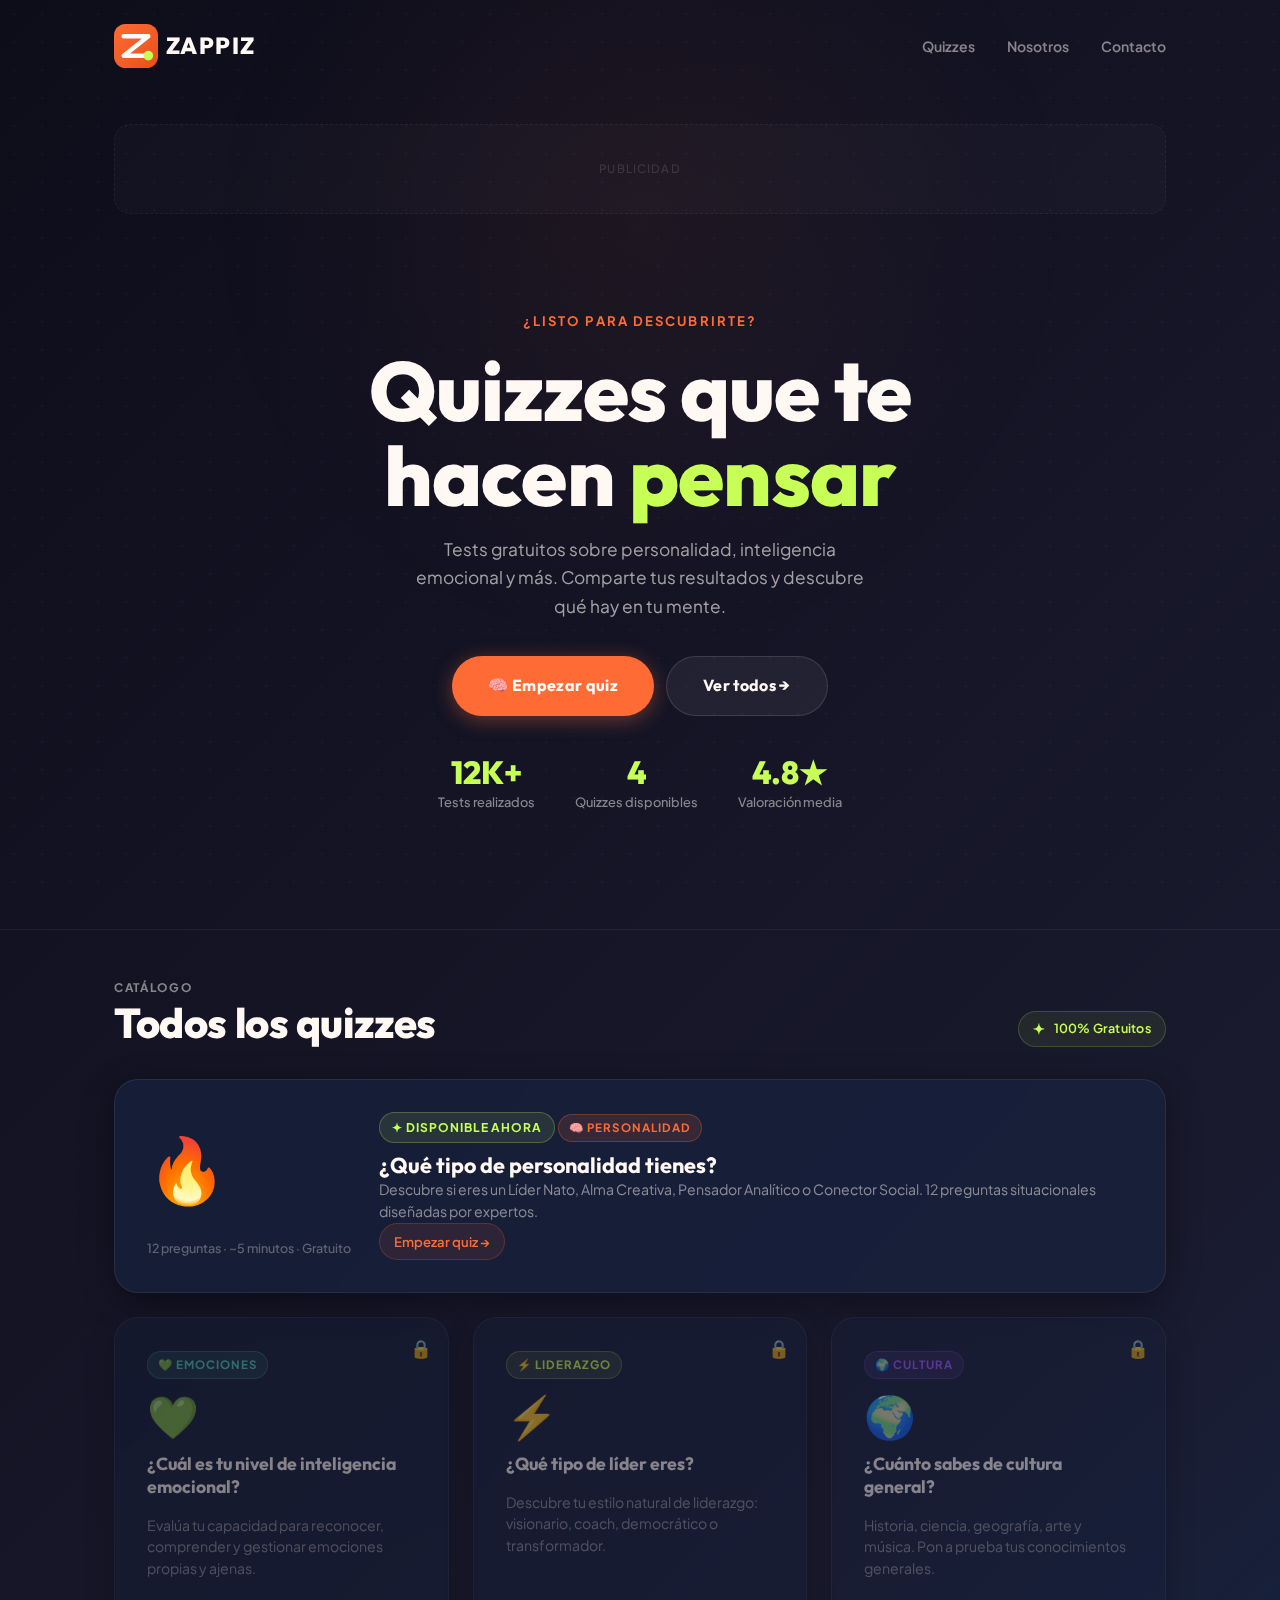
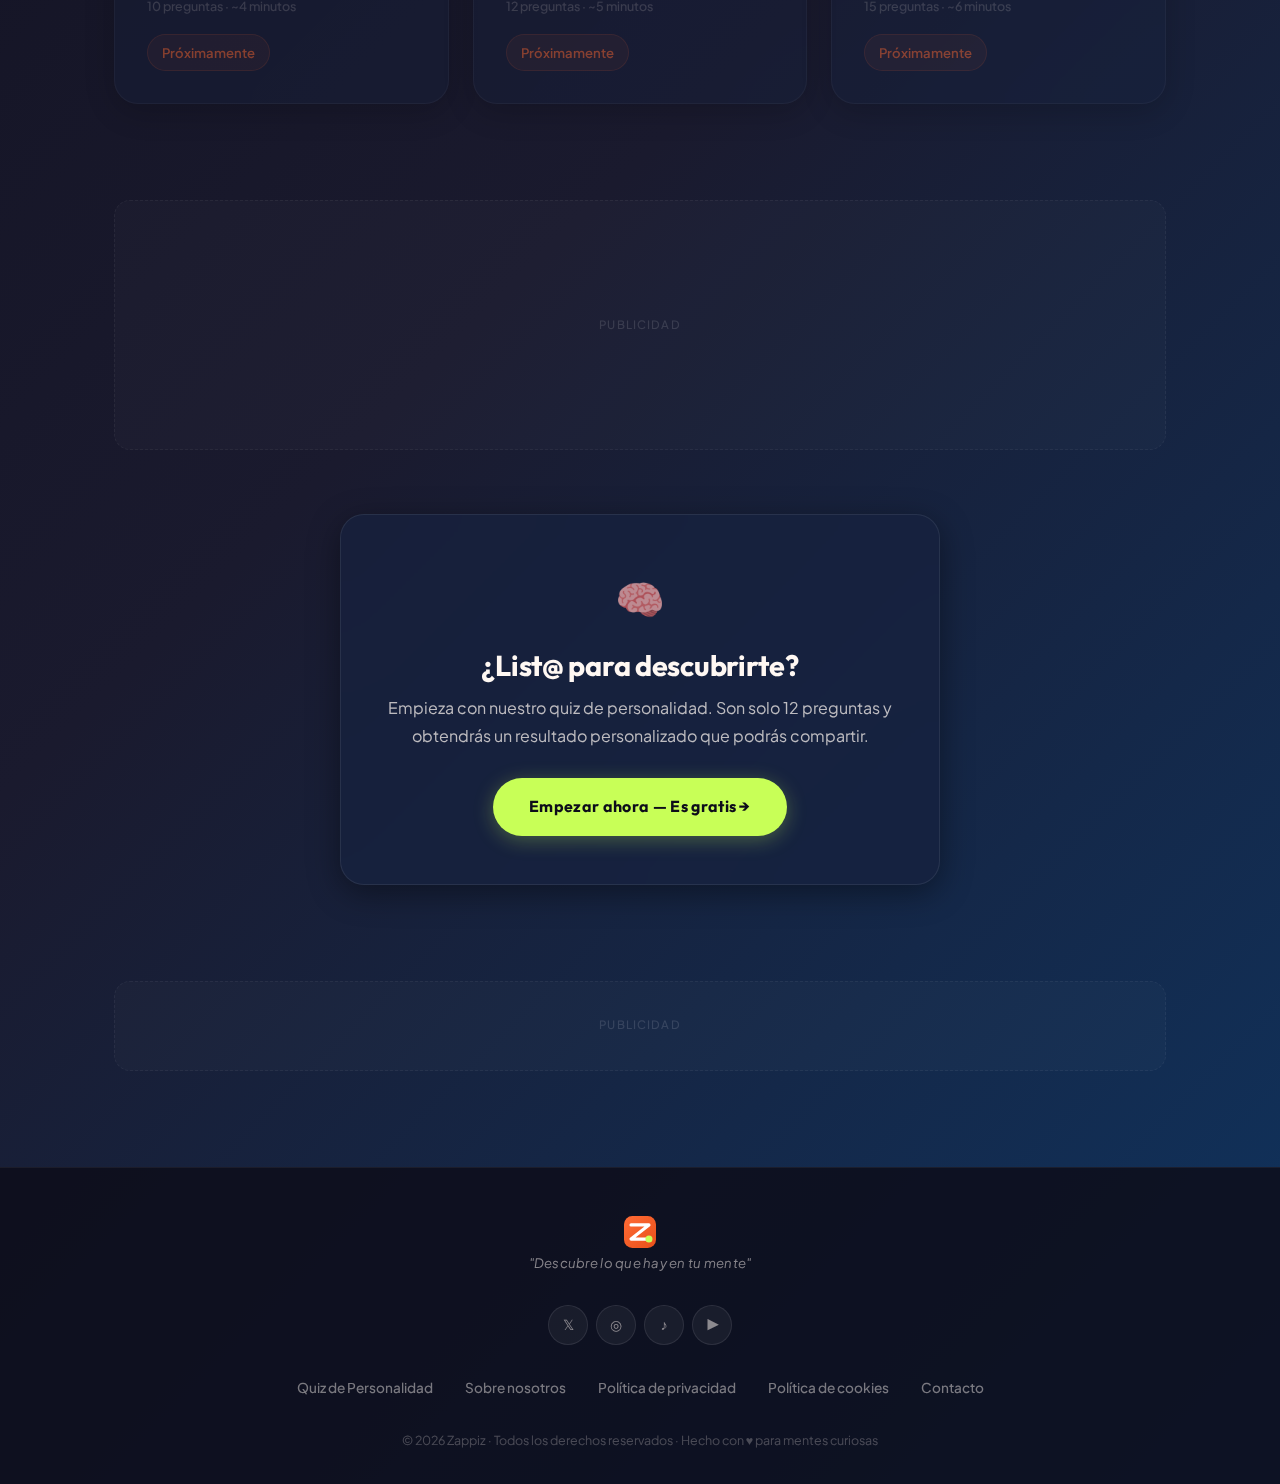
<file: index.html>
<!DOCTYPE html>
<html lang="es">
<head>
  <meta charset="UTF-8">
  <meta name="viewport" content="width=device-width, initial-scale=1.0">

  <!-- ═══════════════════════════════════════════════════════════
       SEO META TAGS — HOME
  ════════════════════════════════════════════════════════════ -->
  <title>Zappiz — Quizzes que te hacen pensar</title>
  <meta name="description"
        content="Descubre tu personalidad, inteligencia emocional, tipo de liderazgo y más con los quizzes gratuitos de Zappiz. Tests interactivos, divertidos y reveladoras.">
  <meta name="keywords"
        content="quiz gratis, test de personalidad, quizzes interactivos, test psicológico, zappiz, quiz online español">
  <meta name="robots" content="index, follow">
  <link rel="canonical" href="https://zappiz.io/">

  <!-- Open Graph -->
  <meta property="og:type"        content="website">
  <meta property="og:url"         content="https://zappiz.io/">
  <meta property="og:title"       content="Zappiz — Quizzes que te hacen pensar">
  <meta property="og:description" content="Descubre tu personalidad, estilo de liderazgo, inteligencia emocional y más. Quizzes gratuitos e interactivos en Zappiz.">
  <meta property="og:image"       content="https://zappiz.io/assets/images/og-home.jpg">
  <meta property="og:locale"      content="es_ES">
  <meta property="og:site_name"   content="Zappiz">

  <!-- Twitter Card -->
  <meta name="twitter:card"        content="summary_large_image">
  <meta name="twitter:site"        content="@zappiz">
  <meta name="twitter:title"       content="Zappiz — Quizzes que te hacen pensar">
  <meta name="twitter:description" content="Tests de personalidad, inteligencia emocional, liderazgo y cultura general. Gratis e interactivos.">
  <meta name="twitter:image"       content="https://zappiz.io/assets/images/og-home.jpg">

  <!-- Schema.org structured data -->
  <script type="application/ld+json">
  {
    "@context": "https://schema.org",
    "@type": "WebSite",
    "name": "Zappiz",
    "url": "https://zappiz.io",
    "description": "Plataforma de quizzes interactivos gratuitos sobre personalidad, inteligencia emocional, liderazgo y cultura general.",
    "potentialAction": {
      "@type": "SearchAction",
      "target": "https://zappiz.io/?s={search_term_string}",
      "query-input": "required name=search_term_string"
    }
  }
  </script>

  <!-- ═══════════════════════════════════════════════════════════
       FAVICON
  ════════════════════════════════════════════════════════════ -->
  <link rel="icon"             href="./assets/logo-icon.svg" type="image/svg+xml">
  <link rel="alternate icon"   href="./assets/favicon.ico"   type="image/x-icon">
  <link rel="apple-touch-icon" href="./assets/logo-icon.svg">

  <!-- ═══════════════════════════════════════════════════════════
       GOOGLE ADSENSE — Descomenta al obtener aprobación
  ════════════════════════════════════════════════════════════ -->
  <!--
  <script async
    src="https://pagead2.googlesyndication.com/pagead/js/adsbygoogle.js?client=ca-pub-XXXXXXXXXX"
    crossorigin="anonymous">
  </script>
  -->

  <link rel="stylesheet" href="./css/styles.css">

  <!-- Estilos extra solo para home -->
  <style>
    .hero-cta-group {
      display: flex;
      gap: 12px;
      justify-content: center;
      flex-wrap: wrap;
      margin-top: 36px;
    }
    .stats-row {
      display: flex;
      justify-content: center;
      gap: 40px;
      margin: 40px 0 20px;
      flex-wrap: wrap;
    }
    .stat-item { text-align: center; }
    .stat-number {
      font-family: var(--font-display);
      font-weight: 800;
      font-size: 2rem;
      color: var(--brand-accent);
      display: block;
      line-height: 1;
    }
    .stat-label {
      font-size: 0.8rem;
      color: var(--brand-muted);
      font-weight: 500;
      margin-top: 4px;
    }
    .featured-badge {
      display: inline-flex;
      align-items: center;
      gap: 6px;
      padding: 5px 12px;
      background: rgba(200, 255, 87, 0.1);
      border: 1px solid rgba(200, 255, 87, 0.25);
      border-radius: 999px;
      font-size: 0.75rem;
      font-weight: 700;
      color: var(--brand-accent);
      letter-spacing: 0.08em;
      text-transform: uppercase;
      margin-bottom: 8px;
    }
    .divider {
      height: 1px;
      background: rgba(255,255,255,0.06);
      margin: 48px 0;
    }
    .section-quizzes { padding-bottom: var(--sp-3xl); }

    /* Tarjeta destacada (primera quiz activa) */
    .quiz-card--featured {
      grid-column: 1 / -1;
    }
    @media (min-width: 700px) {
      .quiz-card--featured {
        display: grid;
        grid-template-columns: auto 1fr;
        gap: 0 28px;
        align-items: start;
      }
      .quiz-card--featured .quiz-card-emoji {
        grid-row: 1 / 4;
        font-size: 4rem;
        align-self: center;
      }
      .quiz-card--featured .quiz-card-title { font-size: 1.35rem; }
    }
  </style>
</head>

<body>

  <!-- ═══════════════════════════════════════════════════════════
       SITE HEADER
  ════════════════════════════════════════════════════════════ -->
  <header class="site-header">
    <div class="container">
      <a href="./index.html" class="brand-logo" aria-label="Zappiz — inicio">
        <svg viewBox="0 0 50 50" xmlns="http://www.w3.org/2000/svg" aria-hidden="true">
          <defs>
            <linearGradient id="homeHdrGrad" x1="0%" y1="0%" x2="100%" y2="100%">
              <stop offset="0%" style="stop-color:#FF6B35"/>
              <stop offset="100%" style="stop-color:#E8501A"/>
            </linearGradient>
          </defs>
          <rect width="50" height="50" rx="13" fill="url(#homeHdrGrad)"/>
          <path d="M11 14 L39 14 L11 36 L39 36" stroke="white" stroke-width="5" fill="none"
                stroke-linecap="round" stroke-linejoin="round"/>
          <circle cx="39" cy="36" r="5.5" fill="#C8FF57"/>
        </svg>
        <span class="brand-logo-text">ZAPPIZ</span>
      </a>
      <nav class="site-nav" aria-label="Navegación principal">
        <a href="#quizzes">Quizzes</a>
        <a href="./legal/sobre-nosotros.html">Nosotros</a>
        <a href="./legal/contacto.html">Contacto</a>
      </nav>
    </div>
  </header>

  <!-- ═══════════════════════════════════════════════════════════
       AD BANNER TOP
  ════════════════════════════════════════════════════════════ -->
  <!-- AD BANNER TOP -->
  <div class="container">
    <div class="ad-zone ad-zone--leaderboard" aria-hidden="true" role="presentation">
      <!-- Espacio publicitario 728×90 – Google AdSense leaderboard -->
      <!--
      <ins class="adsbygoogle"
           style="display:block"
           data-ad-client="ca-pub-XXXXXXXXXX"
           data-ad-slot="XXXXXXXXXX"
           data-ad-format="auto"
           data-full-width-responsive="true"></ins>
      <script>(adsbygoogle = window.adsbygoogle || []).push({});</script>
      -->
      Publicidad
    </div>
  </div>
  <!-- /AD BANNER TOP -->

  <main id="main-content">

    <!-- ═══════════════════════════════════════════════════════════
         HERO SECTION
    ════════════════════════════════════════════════════════════ -->
    <section class="hero" aria-label="Bienvenida a Zappiz">
      <div class="container">

        <p class="hero-eyebrow">¿Listo para descubrirte?</p>

        <h1 class="hero-title">
          Quizzes que te<br>
          hacen <span>pensar</span>
        </h1>

        <p class="hero-subtitle">
          Tests gratuitos sobre personalidad, inteligencia emocional y más.
          Comparte tus resultados y descubre qué hay en tu mente.
        </p>

        <div class="hero-cta-group">
          <a href="./quizzes/personalidad/index.html" class="btn btn-primary btn-lg"
             aria-label="Empezar el quiz de personalidad">
            🧠 Empezar quiz
          </a>
          <a href="#quizzes" class="btn btn-ghost btn-lg"
             aria-label="Ver todos los quizzes disponibles">
            Ver todos →
          </a>
        </div>

        <!-- Estadísticas (placeholder) -->
        <div class="stats-row" aria-label="Estadísticas de Zappiz">
          <div class="stat-item">
            <span class="stat-number">12K+</span>
            <span class="stat-label">Tests realizados</span>
          </div>
          <div class="stat-item">
            <span class="stat-number">4</span>
            <span class="stat-label">Quizzes disponibles</span>
          </div>
          <div class="stat-item">
            <span class="stat-number">4.8★</span>
            <span class="stat-label">Valoración media</span>
          </div>
        </div>

      </div>
    </section>

    <div class="divider"></div>

    <!-- ═══════════════════════════════════════════════════════════
         SECCIÓN DE QUIZZES
    ════════════════════════════════════════════════════════════ -->
    <section class="section-quizzes" id="quizzes" aria-label="Catálogo de quizzes">
      <div class="container">

        <div class="section-header">
          <div>
            <p class="section-label">Catálogo</p>
            <h2 class="section-title">Todos los quizzes</h2>
          </div>
          <span class="brand-badge">
            <span class="badge-icon" aria-hidden="true">✦</span>
            100% Gratuitos
          </span>
        </div>

        <!-- AD SIDEBAR — Desktop: insertar aquí como sidebar o fixed -->
        <!-- AD SIDEBAR -->
        <!--
        <aside class="ad-zone ad-zone--sidebar" style="float:right;margin-left:24px;width:300px;" aria-hidden="true">
          Espacio publicitario 300×600 – Google AdSense half-page
        </aside>
        -->
        <!-- /AD SIDEBAR -->

        <!-- Grid de tarjetas de quiz -->
        <div class="quiz-cards-grid" role="list">

          <!-- ── QUIZ 1: Personalidad — ACTIVO ── -->
          <a href="./quizzes/personalidad/index.html"
             class="card quiz-card quiz-card--featured"
             style="--quiz-color: #FF6B35"
             role="listitem"
             aria-label="Quiz: ¿Qué tipo de personalidad tienes? — 12 preguntas, 5 minutos">

            <div>
              <div class="featured-badge" aria-label="Quiz disponible">✦ Disponible ahora</div>
              <span class="card-category">🧠 Personalidad</span>
            </div>

            <span class="quiz-card-emoji" aria-hidden="true">🔥</span>

            <p class="quiz-card-title">¿Qué tipo de personalidad tienes?</p>
            <p class="quiz-card-desc">
              Descubre si eres un Líder Nato, Alma Creativa, Pensador Analítico o Conector Social.
              12 preguntas situacionales diseñadas por expertos.
            </p>
            <p class="quiz-card-meta">12 preguntas · ~5 minutos · Gratuito</p>
            <span class="quiz-card-cta" aria-hidden="true">Empezar quiz →</span>

          </a>

          <!-- ── QUIZ 2: Inteligencia Emocional — PRÓXIMAMENTE ── -->
          <div class="card quiz-card quiz-card--locked"
               style="--quiz-color: #4ECDC4"
               role="listitem"
               aria-label="Quiz próximamente: ¿Cuál es tu nivel de inteligencia emocional?"
               aria-disabled="true">
            <div>
              <span class="card-category card-category--teal">💚 Emociones</span>
            </div>
            <span class="quiz-card-emoji" aria-hidden="true">💚</span>
            <p class="quiz-card-title">¿Cuál es tu nivel de inteligencia emocional?</p>
            <p class="quiz-card-desc">
              Evalúa tu capacidad para reconocer, comprender y gestionar emociones propias y ajenas.
            </p>
            <p class="quiz-card-meta">10 preguntas · ~4 minutos</p>
            <span class="quiz-card-cta" aria-hidden="true">Próximamente</span>
          </div>

          <!-- ── QUIZ 3: Tipo de Líder — PRÓXIMAMENTE ── -->
          <div class="card quiz-card quiz-card--locked"
               style="--quiz-color: #C8FF57"
               role="listitem"
               aria-label="Quiz próximamente: ¿Qué tipo de líder eres?"
               aria-disabled="true">
            <div>
              <span class="card-category card-category--lime">⚡ Liderazgo</span>
            </div>
            <span class="quiz-card-emoji" aria-hidden="true">⚡</span>
            <p class="quiz-card-title">¿Qué tipo de líder eres?</p>
            <p class="quiz-card-desc">
              Descubre tu estilo natural de liderazgo: visionario, coach, democrático o transformador.
            </p>
            <p class="quiz-card-meta">12 preguntas · ~5 minutos</p>
            <span class="quiz-card-cta" aria-hidden="true">Próximamente</span>
          </div>

          <!-- ── QUIZ 4: Cultura General — PRÓXIMAMENTE ── -->
          <div class="card quiz-card quiz-card--locked"
               style="--quiz-color: #A259FF"
               role="listitem"
               aria-label="Quiz próximamente: ¿Cuánto sabes de cultura general?"
               aria-disabled="true">
            <div>
              <span class="card-category card-category--violet">🌍 Cultura</span>
            </div>
            <span class="quiz-card-emoji" aria-hidden="true">🌍</span>
            <p class="quiz-card-title">¿Cuánto sabes de cultura general?</p>
            <p class="quiz-card-desc">
              Historia, ciencia, geografía, arte y música. Pon a prueba tus conocimientos generales.
            </p>
            <p class="quiz-card-meta">15 preguntas · ~6 minutos</p>
            <span class="quiz-card-cta" aria-hidden="true">Próximamente</span>
          </div>

        </div><!-- /quiz-cards-grid -->

      </div><!-- /container -->
    </section>

    <!-- ═══════════════════════════════════════════════════════════
         AD BANNER MIDDLE — Entre la sección de quizzes y el CTA final
    ════════════════════════════════════════════════════════════ -->
    <!-- AD BANNER MIDDLE -->
    <div class="container">
      <div class="ad-zone ad-zone--medium" aria-hidden="true" role="presentation">
        <!-- Espacio publicitario 300×250 – Google AdSense medium rectangle -->
        <!--
        <ins class="adsbygoogle"
             style="display:inline-block;width:300px;height:250px"
             data-ad-client="ca-pub-XXXXXXXXXX"
             data-ad-slot="XXXXXXXXXX"></ins>
        <script>(adsbygoogle = window.adsbygoogle || []).push({});</script>
        -->
        Publicidad
      </div>
    </div>
    <!-- /AD BANNER MIDDLE -->

    <!-- ═══════════════════════════════════════════════════════════
         CTA FINAL
    ════════════════════════════════════════════════════════════ -->
    <section style="text-align:center; padding: 32px 0 64px;" aria-label="Llamada a la acción">
      <div class="container">
        <div class="card" style="padding: 48px 32px; max-width: 600px; margin: 0 auto;">
          <p style="font-size: 2.5rem; margin-bottom: 16px;" aria-hidden="true">🧠</p>
          <h2 style="font-size: 1.8rem; margin-bottom: 12px;">¿List@ para descubrirte?</h2>
          <p style="margin-bottom: 28px;">
            Empieza con nuestro quiz de personalidad. Son solo 12 preguntas y
            obtendrás un resultado personalizado que podrás compartir.
          </p>
          <a href="./quizzes/personalidad/index.html" class="btn btn-accent btn-lg"
             aria-label="Empezar el quiz de personalidad">
            Empezar ahora — Es gratis →
          </a>
        </div>
      </div>
    </section>

    <!-- AD BANNER BOTTOM -->
    <div class="container">
      <div class="ad-zone ad-zone--leaderboard" aria-hidden="true" role="presentation">
        <!-- Espacio publicitario 728×90 – Google AdSense leaderboard -->
        Publicidad
      </div>
    </div>
    <!-- /AD BANNER BOTTOM -->

  </main>

  <!-- ═══════════════════════════════════════════════════════════
       SITE FOOTER
  ════════════════════════════════════════════════════════════ -->
  <footer class="site-footer" aria-label="Pie de página Zappiz">
    <div class="container">

      <div class="footer-brand">
        <a href="./index.html" class="brand-logo brand-logo--sm" aria-label="Zappiz — inicio">
          <svg viewBox="0 0 50 50" xmlns="http://www.w3.org/2000/svg" aria-hidden="true">
            <defs>
              <linearGradient id="homeFtGrad" x1="0%" y1="0%" x2="100%" y2="100%">
                <stop offset="0%" style="stop-color:#FF6B35"/>
                <stop offset="100%" style="stop-color:#E8501A"/>
              </linearGradient>
            </defs>
            <rect width="50" height="50" rx="13" fill="url(#homeFtGrad)"/>
            <path d="M11 14 L39 14 L11 36 L39 36" stroke="white" stroke-width="5" fill="none"
                  stroke-linecap="round" stroke-linejoin="round"/>
            <circle cx="39" cy="36" r="5.5" fill="#C8FF57"/>
          </svg>
          <span class="brand-logo-text" aria-hidden="true">ZAPPIZ</span>
        </a>
        <span class="footer-tagline">"Descubre lo que hay en tu mente"</span>
      </div>

      <div class="footer-social" aria-label="Síguenos en redes sociales">
        <a href="#" aria-label="Zappiz en X (Twitter)" rel="noopener noreferrer">𝕏</a>
        <a href="#" aria-label="Zappiz en Instagram"   rel="noopener noreferrer">◎</a>
        <a href="#" aria-label="Zappiz en TikTok"      rel="noopener noreferrer">♪</a>
        <a href="#" aria-label="Zappiz en YouTube"     rel="noopener noreferrer">▶</a>
      </div>

      <nav class="footer-links" aria-label="Links legales y de navegación">
        <a href="./quizzes/personalidad/index.html">Quiz de Personalidad</a>
        <a href="./legal/sobre-nosotros.html">Sobre nosotros</a>
        <a href="./legal/privacidad.html">Política de privacidad</a>
        <a href="./legal/cookies.html">Política de cookies</a>
        <a href="./legal/contacto.html">Contacto</a>
      </nav>

      <p class="footer-bottom">
        © <span id="current-year"></span> Zappiz · Todos los derechos reservados ·
        Hecho con ♥ para mentes curiosas
      </p>

    </div>
  </footer>

  <script>
    document.getElementById('current-year').textContent = new Date().getFullYear();
  </script>

</body>
</html>
</file>
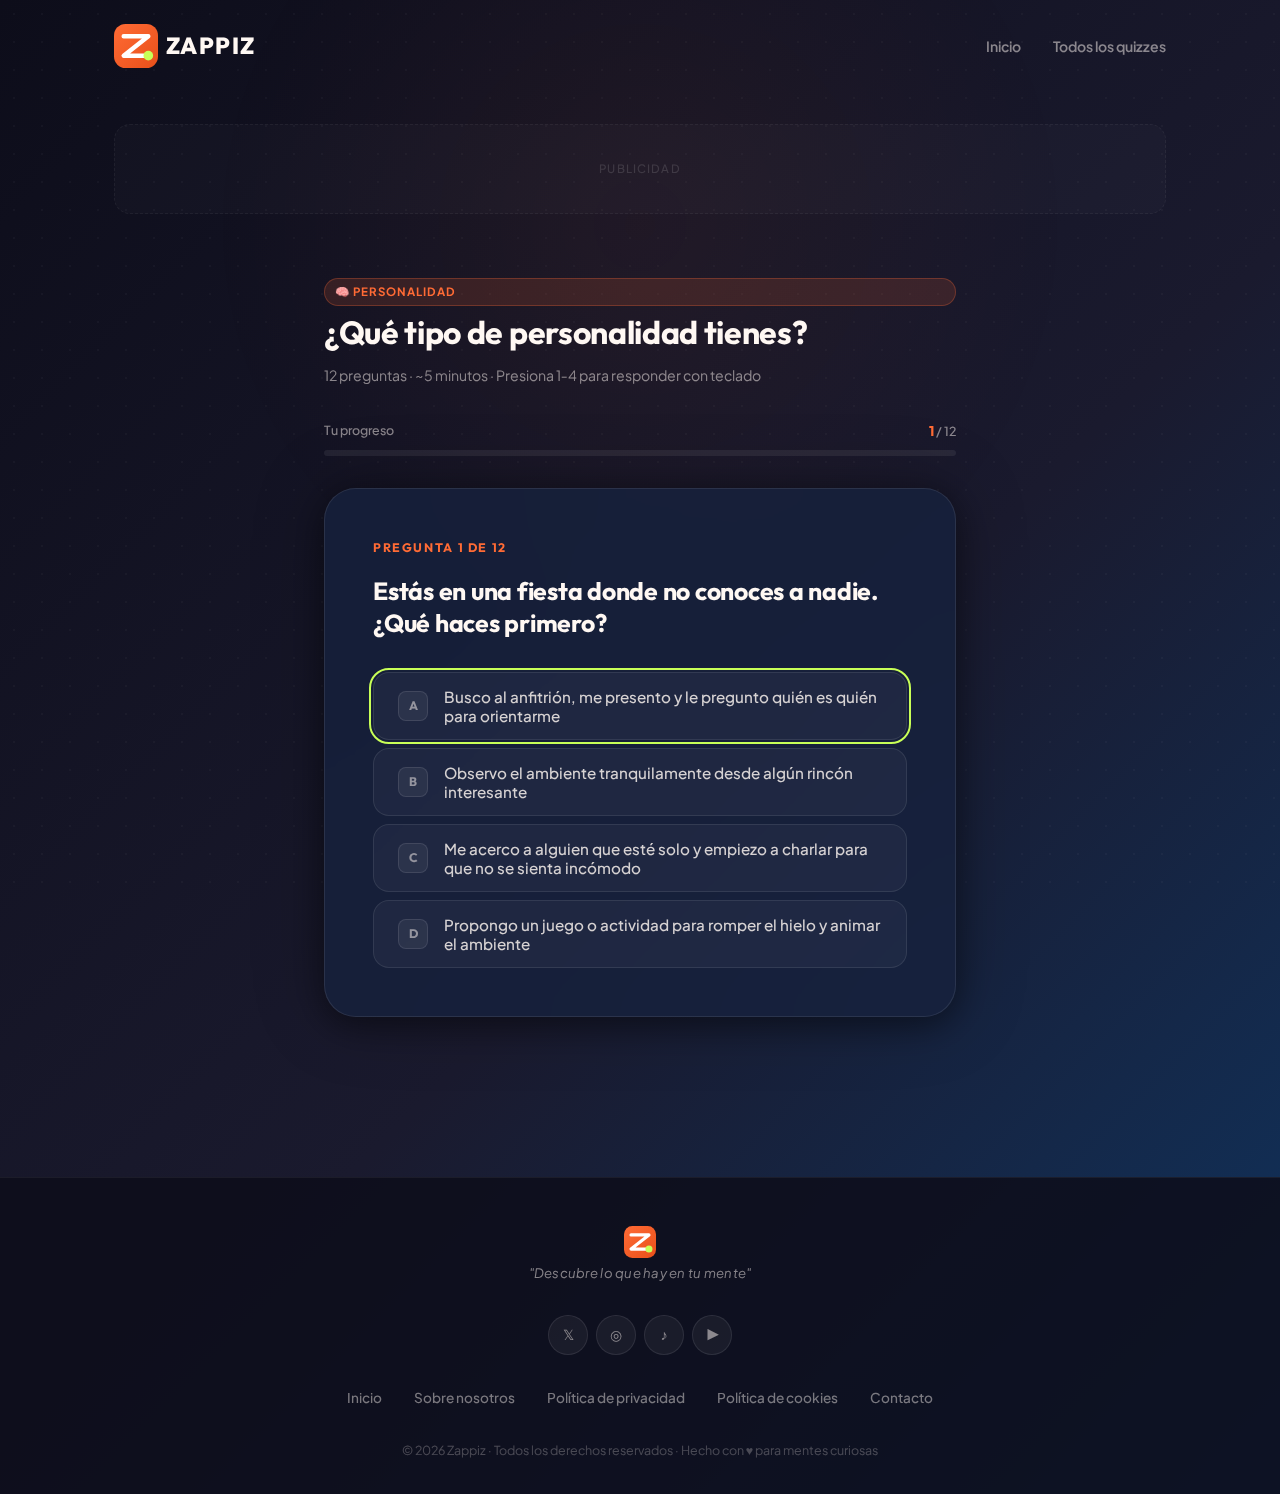
<file: quizzes/personalidad/index.html>
<!DOCTYPE html>
<html lang="es">
<head>
  <meta charset="UTF-8">
  <meta name="viewport" content="width=device-width, initial-scale=1.0">

  <!-- ═══════════════════════════════════════════════════════════
       SEO META TAGS
  ════════════════════════════════════════════════════════════ -->
  <title>¿Qué tipo de personalidad tienes? — Quiz Gratis | Zappiz</title>
  <meta name="description"
        content="Descubre si eres un Líder Nato, Alma Creativa, Pensador Analítico o Conector Social. Quiz de personalidad gratis en 12 preguntas. ¡Comparte tu resultado!">
  <meta name="keywords"
        content="quiz personalidad, test personalidad gratis, tipo de personalidad, quiz interactivo, zappiz, quiz online">
  <meta name="robots" content="index, follow">
  <link rel="canonical" href="https://zappiz.io/quizzes/personalidad/">

  <!-- Open Graph / Facebook -->
  <meta property="og:type"        content="website">
  <meta property="og:url"         content="https://zappiz.io/quizzes/personalidad/">
  <meta property="og:title"       content="¿Qué tipo de personalidad tienes? | Zappiz">
  <meta property="og:description" content="Descubre tu tipo de personalidad en 12 preguntas. ¿Eres Líder, Creativo, Analítico o Conector? ¡Descúbrelo gratis!">
  <meta property="og:image"       content="https://zappiz.io/assets/images/og-personalidad.jpg">
  <meta property="og:locale"      content="es_ES">
  <meta property="og:site_name"   content="Zappiz">

  <!-- Twitter Card -->
  <meta name="twitter:card"        content="summary_large_image">
  <meta name="twitter:site"        content="@zappiz">
  <meta name="twitter:title"       content="¿Qué tipo de personalidad tienes? | Zappiz">
  <meta name="twitter:description" content="Quiz de personalidad gratuito: descubre tu tipo en 12 preguntas situacionales.">
  <meta name="twitter:image"       content="https://zappiz.io/assets/images/og-personalidad.jpg">

  <!-- ═══════════════════════════════════════════════════════════
       FAVICON (usa el icono SVG compacto del logo)
  ════════════════════════════════════════════════════════════ -->
  <link rel="icon"             href="../../assets/logo-icon.svg" type="image/svg+xml">
  <link rel="alternate icon"   href="../../assets/favicon.ico"   type="image/x-icon">
  <link rel="apple-touch-icon" href="../../assets/logo-icon.svg">

  <!-- ═══════════════════════════════════════════════════════════
       GOOGLE ADSENSE — Sustituir "ca-pub-XXXXXXXXXX" con tu ID
       Descomenta cuando tengas aprobación de AdSense.
  ════════════════════════════════════════════════════════════ -->
  <!--
  <script async
    src="https://pagead2.googlesyndication.com/pagead/js/adsbygoogle.js?client=ca-pub-XXXXXXXXXX"
    crossorigin="anonymous">
  </script>
  -->

  <!-- Color del tema del quiz (se sobrescribe aquí para personalidad) -->
  <style>:root { --quiz-color: #FF6B35; }</style>

  <!-- Estilos globales de Zappiz -->
  <link rel="stylesheet" href="../../css/styles.css">
</head>

<body class="quiz-wrapper">

  <!-- ═══════════════════════════════════════════════════════════
       SITE HEADER
  ════════════════════════════════════════════════════════════ -->
  <header class="site-header">
    <div class="container">
      <!-- Logo completo: icono + texto ZAPPIZ -->
      <a href="../../index.html" class="brand-logo" aria-label="Zappiz — volver al inicio">
        <svg viewBox="0 0 50 50" xmlns="http://www.w3.org/2000/svg" aria-hidden="true">
          <defs>
            <linearGradient id="hdrGrad" x1="0%" y1="0%" x2="100%" y2="100%">
              <stop offset="0%" style="stop-color:#FF6B35"/>
              <stop offset="100%" style="stop-color:#E8501A"/>
            </linearGradient>
          </defs>
          <rect width="50" height="50" rx="13" fill="url(#hdrGrad)"/>
          <path d="M11 14 L39 14 L11 36 L39 36" stroke="white" stroke-width="5" fill="none"
                stroke-linecap="round" stroke-linejoin="round"/>
          <circle cx="39" cy="36" r="5.5" fill="#C8FF57"/>
        </svg>
        <span class="brand-logo-text">ZAPPIZ</span>
      </a>

      <nav class="site-nav" aria-label="Navegación principal">
        <a href="../../index.html">Inicio</a>
        <a href="../../index.html#quizzes">Todos los quizzes</a>
      </nav>
    </div>
  </header>

  <!-- ═══════════════════════════════════════════════════════════
       AD BANNER TOP
       Zona para banner 728×90 (leaderboard) — entre header y quiz
  ════════════════════════════════════════════════════════════ -->
  <!-- AD BANNER TOP -->
  <div class="container">
    <div class="ad-zone ad-zone--leaderboard" aria-hidden="true" role="presentation">
      <!-- Espacio publicitario 728×90 – Google AdSense leaderboard -->
      <!--
      <ins class="adsbygoogle"
           style="display:block"
           data-ad-client="ca-pub-XXXXXXXXXX"
           data-ad-slot="XXXXXXXXXX"
           data-ad-format="auto"
           data-full-width-responsive="true"></ins>
      <script>(adsbygoogle = window.adsbygoogle || []).push({});</script>
      -->
      Publicidad
    </div>
  </div>
  <!-- /AD BANNER TOP -->

  <!-- ═══════════════════════════════════════════════════════════
       QUIZ MAIN
  ════════════════════════════════════════════════════════════ -->
  <main class="quiz-main" id="main-content">
    <div class="container container--narrow">

      <!-- Cabecera del quiz -->
      <div class="quiz-header">
        <span class="card-category" aria-label="Categoría: Personalidad">🧠 Personalidad</span>
        <h1>¿Qué tipo de personalidad tienes?</h1>
        <p class="text-muted" style="font-size:0.88rem; margin-top: 4px;">
          12 preguntas · ~5 minutos · Presiona 1‑4 para responder con teclado
        </p>
      </div>

      <!-- Barra de progreso -->
      <div class="progress-container"
           role="progressbar"
           id="progress-aria"
           aria-label="Progreso del quiz"
           aria-valuenow="1"
           aria-valuemin="1"
           aria-valuemax="12">
        <div class="progress-text">
          <span>Tu progreso</span>
          <span>
            <span class="progress-step" id="progress-step">1</span>&nbsp;/&nbsp;<span id="progress-total">12</span>
          </span>
        </div>
        <div class="progress-bar-track">
          <div class="progress-bar-fill" id="progress-fill" style="width: 0%"></div>
        </div>
      </div>

      <!-- ─────────────────────────────────────────────────────
           SECCIÓN DE PREGUNTAS (controlada por quiz-engine.js)
      ────────────────────────────────────────────────────── -->
      <section id="quiz-question-section" aria-live="polite" aria-label="Pregunta del quiz">

        <!-- AD BANNER MIDDLE — Se muestra cada 4 preguntas vía JS -->
        <!-- AD BANNER MIDDLE -->
        <div class="ad-zone ad-zone--medium"
             id="ad-banner-middle"
             style="display: none;"
             aria-hidden="true"
             role="presentation">
          <!-- Espacio publicitario 300×250 – Google AdSense medium rectangle -->
          <!--
          <ins class="adsbygoogle"
               style="display:inline-block;width:300px;height:250px"
               data-ad-client="ca-pub-XXXXXXXXXX"
               data-ad-slot="XXXXXXXXXX"></ins>
          <script>(adsbygoogle = window.adsbygoogle || []).push({});</script>
          -->
          Publicidad
        </div>
        <!-- /AD BANNER MIDDLE -->

        <!-- Tarjeta de pregunta (contenido generado por JS) -->
        <div class="question-card"
             id="question-card"
             role="group"
             aria-labelledby="question-text">

          <p class="question-number" id="question-number" aria-live="polite">Pregunta 1 de 12</p>

          <h2 class="question-text" id="question-text">
            Cargando quiz…
          </h2>

          <!-- Grid de respuestas (role="radiogroup" para accesibilidad) -->
          <div class="answers-grid"
               id="answers-grid"
               role="radiogroup"
               aria-label="Selecciona una respuesta">
            <!-- Los botones se generan dinámicamente por quiz-engine.js -->
          </div>
        </div>

        <!-- AD SIDEBAR — Desktop: columna lateral (insertar aquí o como fixed/sticky) -->
        <!-- AD SIDEBAR -->
        <!--
        <aside class="ad-zone ad-zone--sidebar" aria-hidden="true" role="presentation"
               style="position: sticky; top: 24px; align-self: flex-start;">
          Publicidad lateral 300×600
        </aside>
        -->
        <!-- /AD SIDEBAR -->

      </section><!-- /quiz-question-section -->

      <!-- ─────────────────────────────────────────────────────
           SECCIÓN DE RESULTADOS (oculta, se muestra al terminar)
      ────────────────────────────────────────────────────── -->
      <section id="quiz-results-section"
               class="results-screen"
               aria-live="polite"
               aria-label="Resultado del quiz">

        <!-- Logo en resultados (sello de marca) -->
        <div style="display:flex; justify-content:center; margin-bottom: 24px;">
          <a href="../../index.html" class="brand-logo" aria-label="Zappiz">
            <svg viewBox="0 0 50 50" xmlns="http://www.w3.org/2000/svg" aria-hidden="true">
              <defs>
                <linearGradient id="resGrad" x1="0%" y1="0%" x2="100%" y2="100%">
                  <stop offset="0%" style="stop-color:#FF6B35"/>
                  <stop offset="100%" style="stop-color:#E8501A"/>
                </linearGradient>
              </defs>
              <rect width="50" height="50" rx="13" fill="url(#resGrad)"/>
              <path d="M11 14 L39 14 L11 36 L39 36" stroke="white" stroke-width="5" fill="none"
                    stroke-linecap="round" stroke-linejoin="round"/>
              <circle cx="39" cy="36" r="5.5" fill="#C8FF57"/>
            </svg>
            <span class="brand-logo-text">ZAPPIZ</span>
          </a>
        </div>

        <!-- Tarjeta de resultado -->
        <div class="question-card results-header">

          <!-- Emoji grande del resultado -->
          <span class="results-emoji" id="result-emoji" aria-hidden="true">🎯</span>

          <!-- Tipo de personalidad -->
          <p class="results-type-label" id="result-type-label">Tu tipo de personalidad es</p>
          <h2 class="results-title"    id="result-title">El Líder Nato</h2>
          <p class="results-description" id="result-description">
            Aquí aparecerá tu descripción…
          </p>

          <!-- Barras de compatibilidad por tipo -->
          <div class="compat-section" id="result-compat" aria-label="Compatibilidad con cada tipo de personalidad">
            <!-- Generado por quiz-engine.js -->
          </div>

          <!-- Badge de marca "Verificado por Zappiz" -->
          <div style="display:flex; justify-content:center; margin-bottom: 28px;">
            <div class="brand-badge" role="img" aria-label="Resultado verificado por Zappiz">
              <span class="badge-icon" aria-hidden="true">✦</span>
              Resultado verificado por Zappiz
            </div>
          </div>

          <!-- Botones de acción -->
          <div class="results-actions">
            <button class="btn btn-accent btn-lg"
                    id="btn-share"
                    aria-label="Compartir mi resultado en redes sociales (copia al portapapeles)">
              📤 Compartir resultado
            </button>
            <button class="btn btn-ghost btn-lg"
                    id="btn-retry"
                    aria-label="Repetir el quiz desde el principio">
              🔄 Repetir quiz
            </button>
          </div>

        </div><!-- /question-card results-header -->

        <!-- AD BANNER BOTTOM — Debajo del resultado -->
        <!-- AD BANNER BOTTOM -->
        <div class="ad-zone ad-zone--leaderboard" aria-hidden="true" role="presentation">
          <!-- Espacio publicitario 728×90 – Google AdSense leaderboard -->
          <!--
          <ins class="adsbygoogle"
               style="display:block"
               data-ad-client="ca-pub-XXXXXXXXXX"
               data-ad-slot="XXXXXXXXXX"
               data-ad-format="auto"
               data-full-width-responsive="true"></ins>
          <script>(adsbygoogle = window.adsbygoogle || []).push({});</script>
          -->
          Publicidad
        </div>
        <!-- /AD BANNER BOTTOM -->

        <!-- Sección "Más quizzes" (se muestra con los resultados) -->
        <section id="more-quizzes-section"
                 class="more-quizzes"
                 style="display: none;"
                 aria-label="Más quizzes de Zappiz">

          <h3 class="more-quizzes-title">Más quizzes para ti</h3>

          <div class="quiz-cards-grid">

            <!-- Tarjeta 2: Inteligencia Emocional (próximamente) -->
            <div class="card quiz-card quiz-card--locked"
                 style="--quiz-color: #4ECDC4"
                 aria-label="Quiz próximamente: ¿Cuál es tu nivel de inteligencia emocional?"
                 aria-disabled="true">
              <div>
                <span class="card-category card-category--teal">💚 Emociones</span>
              </div>
              <span class="quiz-card-emoji" aria-hidden="true">💚</span>
              <p class="quiz-card-title">¿Cuál es tu nivel de inteligencia emocional?</p>
              <p class="quiz-card-desc">Mide tu capacidad para identificar y gestionar tus emociones y las de los demás.</p>
              <p class="quiz-card-meta">10 preguntas · 4 minutos</p>
              <span class="quiz-card-cta" aria-hidden="true">Próximamente</span>
            </div>

            <!-- Tarjeta 3: Tipo de Líder (próximamente) -->
            <div class="card quiz-card quiz-card--locked"
                 style="--quiz-color: #C8FF57"
                 aria-label="Quiz próximamente: ¿Qué tipo de líder eres?"
                 aria-disabled="true">
              <div>
                <span class="card-category card-category--lime">⚡ Liderazgo</span>
              </div>
              <span class="quiz-card-emoji" aria-hidden="true">⚡</span>
              <p class="quiz-card-title">¿Qué tipo de líder eres?</p>
              <p class="quiz-card-desc">Descubre tu estilo de liderazgo: visionario, democrático, transformador o coaching.</p>
              <p class="quiz-card-meta">12 preguntas · 5 minutos</p>
              <span class="quiz-card-cta" aria-hidden="true">Próximamente</span>
            </div>

            <!-- Tarjeta 4: Cultura General (próximamente) -->
            <div class="card quiz-card quiz-card--locked"
                 style="--quiz-color: #A259FF"
                 aria-label="Quiz próximamente: ¿Cuánto sabes de cultura general?"
                 aria-disabled="true">
              <div>
                <span class="card-category card-category--violet">🌍 Cultura</span>
              </div>
              <span class="quiz-card-emoji" aria-hidden="true">🌍</span>
              <p class="quiz-card-title">¿Cuánto sabes de cultura general?</p>
              <p class="quiz-card-desc">Pon a prueba tus conocimientos de historia, ciencia, geografía y arte.</p>
              <p class="quiz-card-meta">15 preguntas · 6 minutos</p>
              <span class="quiz-card-cta" aria-hidden="true">Próximamente</span>
            </div>

          </div><!-- /quiz-cards-grid -->

          <div style="text-align:center; margin-top: 32px;">
            <a href="../../index.html" class="btn btn-primary">
              Ver todos los quizzes →
            </a>
          </div>

        </section><!-- /more-quizzes-section -->

      </section><!-- /quiz-results-section -->

    </div><!-- /container -->
  </main>

  <!-- ═══════════════════════════════════════════════════════════
       SITE FOOTER
  ════════════════════════════════════════════════════════════ -->
  <footer class="site-footer" aria-label="Pie de página Zappiz">
    <div class="container">

      <div class="footer-brand">
        <!-- Logo compacto en footer -->
        <a href="../../index.html" class="brand-logo brand-logo--sm" aria-label="Zappiz — inicio">
          <svg viewBox="0 0 50 50" xmlns="http://www.w3.org/2000/svg" aria-hidden="true">
            <defs>
              <linearGradient id="ftGrad" x1="0%" y1="0%" x2="100%" y2="100%">
                <stop offset="0%" style="stop-color:#FF6B35"/>
                <stop offset="100%" style="stop-color:#E8501A"/>
              </linearGradient>
            </defs>
            <rect width="50" height="50" rx="13" fill="url(#ftGrad)"/>
            <path d="M11 14 L39 14 L11 36 L39 36" stroke="white" stroke-width="5" fill="none"
                  stroke-linecap="round" stroke-linejoin="round"/>
            <circle cx="39" cy="36" r="5.5" fill="#C8FF57"/>
          </svg>
          <span class="brand-logo-text" aria-hidden="true">ZAPPIZ</span>
        </a>
        <span class="footer-tagline">"Descubre lo que hay en tu mente"</span>
      </div>

      <!-- Redes sociales (placeholders) -->
      <div class="footer-social" aria-label="Síguenos en redes sociales">
        <a href="#" aria-label="Zappiz en X (Twitter)" rel="noopener noreferrer">𝕏</a>
        <a href="#" aria-label="Zappiz en Instagram"   rel="noopener noreferrer">◎</a>
        <a href="#" aria-label="Zappiz en TikTok"      rel="noopener noreferrer">♪</a>
        <a href="#" aria-label="Zappiz en YouTube"     rel="noopener noreferrer">▶</a>
      </div>

      <!-- Links legales y de navegación -->
      <nav class="footer-links" aria-label="Links del pie de página">
        <a href="../../index.html">Inicio</a>
        <a href="../../legal/sobre-nosotros.html">Sobre nosotros</a>
        <a href="../../legal/privacidad.html">Política de privacidad</a>
        <a href="../../legal/cookies.html">Política de cookies</a>
        <a href="../../legal/contacto.html">Contacto</a>
      </nav>

      <p class="footer-bottom">
        © <span id="current-year"></span> Zappiz · Todos los derechos reservados ·
        Hecho con ♥ para mentes curiosas
      </p>

    </div>
  </footer>

  <!-- ═══════════════════════════════════════════════════════════
       SCRIPTS
       IMPORTANTE: questions.js debe cargarse ANTES que quiz-engine.js
  ════════════════════════════════════════════════════════════ -->
  <script src="./questions.js"></script>
  <script src="../../js/quiz-engine.js"></script>
  <script>
    // Año actual en el footer
    document.getElementById('current-year').textContent = new Date().getFullYear();
  </script>

</body>
</html>
</file>
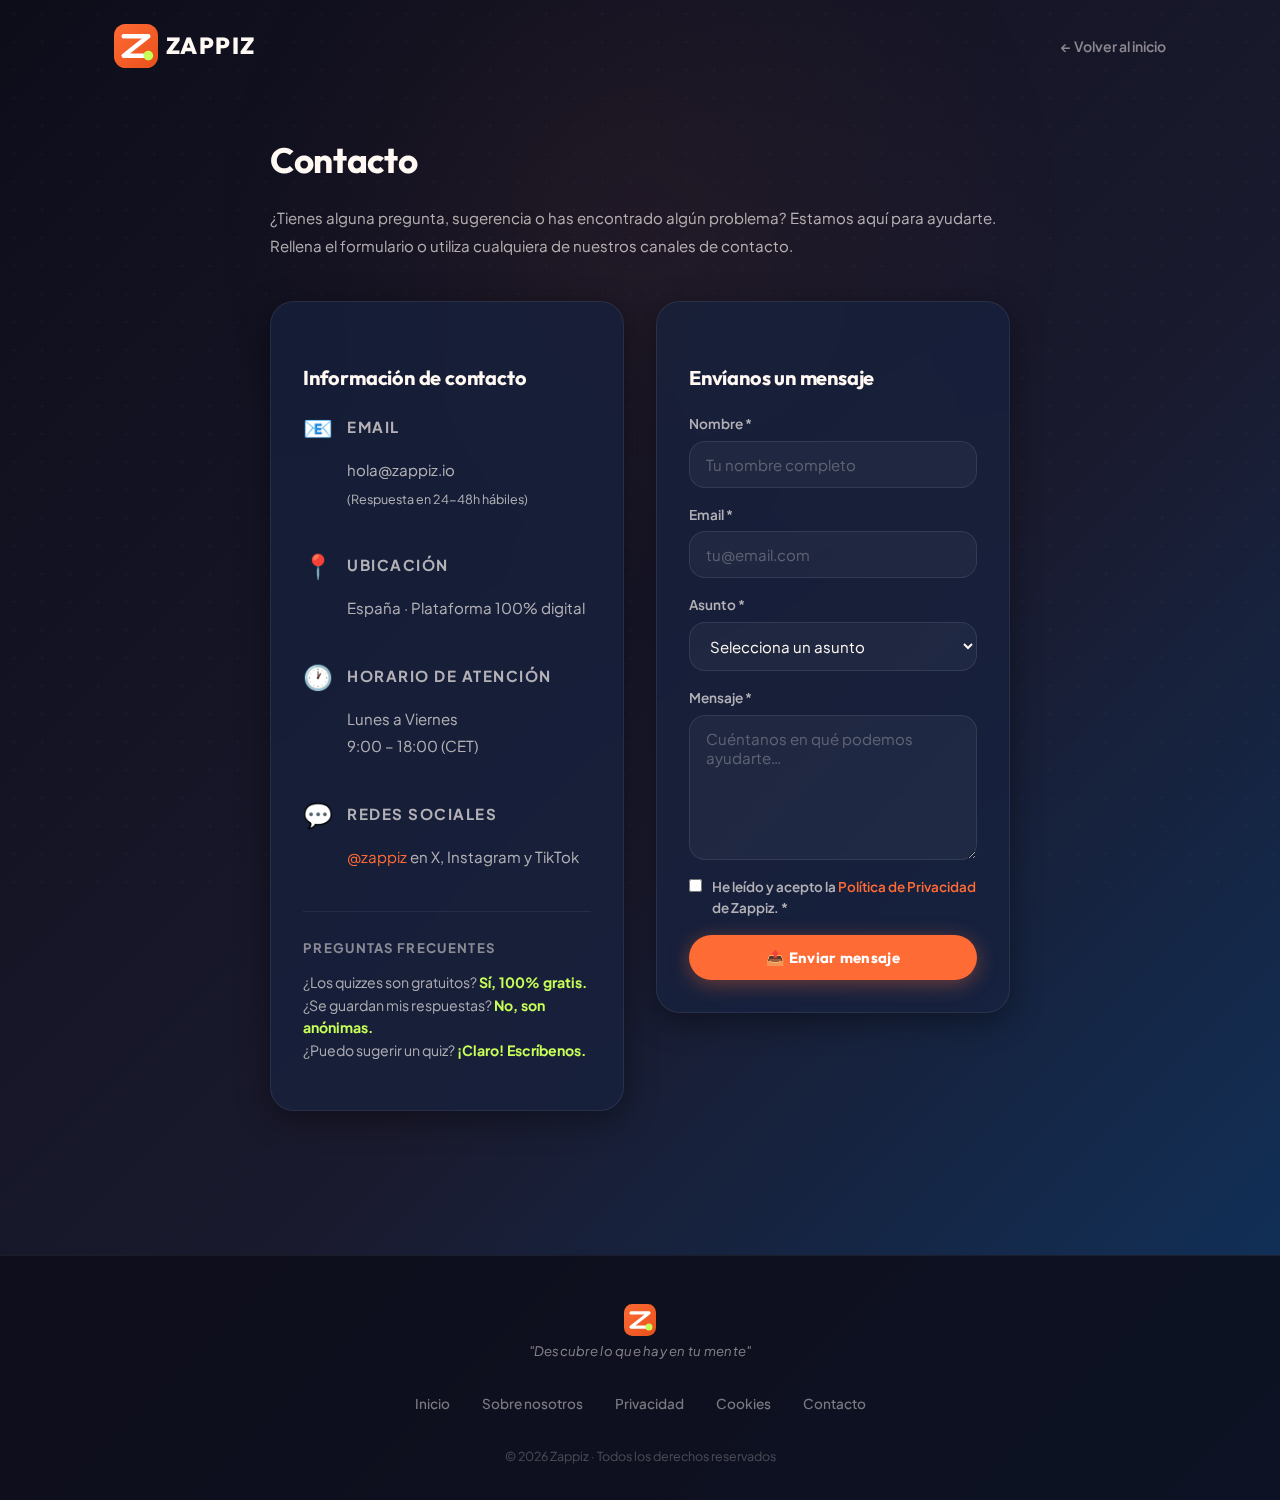
<file: legal/contacto.html>
<!DOCTYPE html>
<html lang="es">
<head>
  <meta charset="UTF-8">
  <meta name="viewport" content="width=device-width, initial-scale=1.0">
  <title>Contacto | Zappiz</title>
  <meta name="description" content="Contáctanos en Zappiz. Estamos aquí para ayudarte con cualquier pregunta, sugerencia o incidencia.">
  <meta name="robots" content="index, follow">
  <link rel="canonical" href="https://zappiz.io/legal/contacto.html">
  <link rel="icon" href="../assets/logo-icon.svg" type="image/svg+xml">
  <link rel="stylesheet" href="../css/styles.css">
  <style>
    .contact-grid {
      display: grid;
      gap: 32px;
      align-items: start;
    }
    @media (min-width: 768px) {
      .contact-grid { grid-template-columns: 1fr 1fr; }
    }
    .contact-info-card {
      padding: 32px;
    }
    .contact-info-item {
      display: flex;
      align-items: flex-start;
      gap: 14px;
      margin-bottom: 24px;
    }
    .contact-info-icon {
      font-size: 1.5rem;
      line-height: 1;
      flex-shrink: 0;
      margin-top: 2px;
    }
    .contact-info-label {
      font-size: 0.78rem;
      font-weight: 700;
      text-transform: uppercase;
      letter-spacing: 0.1em;
      color: var(--brand-primary);
      margin-bottom: 4px;
    }
    .contact-info-value {
      font-size: 0.94rem;
      color: rgba(255,248,243,0.72);
      line-height: 1.5;
    }
    .form-card { padding: 32px; }
    .form-success {
      display: none;
      text-align: center;
      padding: 32px;
    }
    .form-success-icon { font-size: 3rem; margin-bottom: 16px; }
  </style>
</head>
<body>

  <!-- HEADER -->
  <header class="site-header">
    <div class="container">
      <a href="../index.html" class="brand-logo" aria-label="Zappiz — volver al inicio">
        <svg viewBox="0 0 50 50" xmlns="http://www.w3.org/2000/svg" aria-hidden="true">
          <defs>
            <linearGradient id="ctGrad" x1="0%" y1="0%" x2="100%" y2="100%">
              <stop offset="0%" style="stop-color:#FF6B35"/>
              <stop offset="100%" style="stop-color:#E8501A"/>
            </linearGradient>
          </defs>
          <rect width="50" height="50" rx="13" fill="url(#ctGrad)"/>
          <path d="M11 14 L39 14 L11 36 L39 36" stroke="white" stroke-width="5" fill="none"
                stroke-linecap="round" stroke-linejoin="round"/>
          <circle cx="39" cy="36" r="5.5" fill="#C8FF57"/>
        </svg>
        <span class="brand-logo-text">ZAPPIZ</span>
      </a>
      <nav class="site-nav" aria-label="Navegación">
        <a href="../index.html">← Volver al inicio</a>
      </nav>
    </div>
  </header>

  <main id="main-content">
    <div class="container">
      <div class="legal-page">

        <h1>Contacto</h1>
        <p>¿Tienes alguna pregunta, sugerencia o has encontrado algún problema?
        Estamos aquí para ayudarte. Rellena el formulario o utiliza cualquiera de nuestros
        canales de contacto.</p>

        <br>

        <div class="contact-grid">

          <!-- Información de contacto -->
          <aside>
            <div class="card contact-info-card">
              <h2 style="font-size:1.25rem; margin-bottom: 24px;">Información de contacto</h2>

              <div class="contact-info-item">
                <span class="contact-info-icon" aria-hidden="true">📧</span>
                <div>
                  <p class="contact-info-label">Email</p>
                  <p class="contact-info-value">hola@zappiz.io<br>
                  <small>(Respuesta en 24-48h hábiles)</small></p>
                </div>
              </div>

              <div class="contact-info-item">
                <span class="contact-info-icon" aria-hidden="true">📍</span>
                <div>
                  <p class="contact-info-label">Ubicación</p>
                  <p class="contact-info-value">España · Plataforma 100% digital</p>
                </div>
              </div>

              <div class="contact-info-item">
                <span class="contact-info-icon" aria-hidden="true">🕐</span>
                <div>
                  <p class="contact-info-label">Horario de atención</p>
                  <p class="contact-info-value">Lunes a Viernes<br>9:00 – 18:00 (CET)</p>
                </div>
              </div>

              <div class="contact-info-item">
                <span class="contact-info-icon" aria-hidden="true">💬</span>
                <div>
                  <p class="contact-info-label">Redes sociales</p>
                  <p class="contact-info-value">
                    <a href="#" rel="noopener noreferrer">@zappiz</a> en X, Instagram y TikTok
                  </p>
                </div>
              </div>

              <!-- FAQ rápido -->
              <div style="margin-top: 24px; padding-top: 24px; border-top: 1px solid rgba(255,255,255,0.07);">
                <p style="font-size:0.82rem; font-weight:700; text-transform:uppercase; letter-spacing:0.1em; color:var(--brand-muted); margin-bottom:12px;">
                  Preguntas frecuentes
                </p>
                <p style="font-size:0.88rem; color:rgba(255,248,243,0.65); line-height:1.6;">
                  ¿Los quizzes son gratuitos? <strong style="color:var(--brand-accent);">Sí, 100% gratis.</strong><br>
                  ¿Se guardan mis respuestas? <strong style="color:var(--brand-accent);">No, son anónimas.</strong><br>
                  ¿Puedo sugerir un quiz? <strong style="color:var(--brand-accent);">¡Claro! Escríbenos.</strong>
                </p>
              </div>
            </div>
          </aside>

          <!-- Formulario de contacto -->
          <section aria-label="Formulario de contacto">
            <div class="card form-card">
              <h2 style="font-size:1.25rem; margin-bottom: 24px;">Envíanos un mensaje</h2>

              <form class="contact-form"
                    id="contact-form"
                    action="#"
                    method="POST"
                    novalidate
                    aria-label="Formulario de contacto de Zappiz">

                <div class="form-group">
                  <label for="name">Nombre <span aria-hidden="true">*</span></label>
                  <input type="text"
                         id="name"
                         name="name"
                         placeholder="Tu nombre completo"
                         required
                         autocomplete="name"
                         aria-required="true">
                </div>

                <div class="form-group">
                  <label for="email">Email <span aria-hidden="true">*</span></label>
                  <input type="email"
                         id="email"
                         name="email"
                         placeholder="tu@email.com"
                         required
                         autocomplete="email"
                         aria-required="true">
                </div>

                <div class="form-group">
                  <label for="subject">Asunto <span aria-hidden="true">*</span></label>
                  <select id="subject" name="subject" required aria-required="true">
                    <option value="" disabled selected>Selecciona un asunto</option>
                    <option value="sugerencia">Sugerencia de quiz</option>
                    <option value="error">Reportar un error</option>
                    <option value="privacidad">Consulta de privacidad</option>
                    <option value="publicidad">Publicidad / Colaboración</option>
                    <option value="otro">Otro</option>
                  </select>
                </div>

                <div class="form-group">
                  <label for="message">Mensaje <span aria-hidden="true">*</span></label>
                  <textarea id="message"
                            name="message"
                            placeholder="Cuéntanos en qué podemos ayudarte…"
                            required
                            aria-required="true"
                            minlength="20"></textarea>
                </div>

                <div class="form-group" style="flex-direction:row; align-items:flex-start; gap:10px;">
                  <input type="checkbox"
                         id="privacy"
                         name="privacy"
                         required
                         aria-required="true"
                         style="margin-top:3px; flex-shrink:0; accent-color: var(--brand-primary);">
                  <label for="privacy" style="font-size:0.84rem; cursor:pointer;">
                    He leído y acepto la
                    <a href="privacidad.html">Política de Privacidad</a>
                    de Zappiz. <span aria-hidden="true">*</span>
                  </label>
                </div>

                <button type="submit" class="btn btn-primary" aria-label="Enviar mensaje de contacto">
                  📤 Enviar mensaje
                </button>

              </form>

              <!-- Mensaje de éxito (se muestra vía JS al enviar) -->
              <div class="form-success" id="form-success" role="alert" aria-live="polite">
                <p class="form-success-icon" aria-hidden="true">✅</p>
                <h3>¡Mensaje enviado!</h3>
                <p>Gracias por contactarnos. Te responderemos en un plazo de 24-48 horas hábiles.</p>
                <br>
                <a href="../index.html" class="btn btn-ghost">← Volver a Zappiz</a>
              </div>

            </div>
          </section>

        </div><!-- /contact-grid -->

      </div>
    </div>
  </main>

  <!-- FOOTER -->
  <footer class="site-footer" aria-label="Pie de página">
    <div class="container">
      <div class="footer-brand">
        <a href="../index.html" class="brand-logo brand-logo--sm" aria-label="Zappiz">
          <svg viewBox="0 0 50 50" xmlns="http://www.w3.org/2000/svg" aria-hidden="true">
            <defs>
              <linearGradient id="ctFtGrad" x1="0%" y1="0%" x2="100%" y2="100%">
                <stop offset="0%" style="stop-color:#FF6B35"/>
                <stop offset="100%" style="stop-color:#E8501A"/>
              </linearGradient>
            </defs>
            <rect width="50" height="50" rx="13" fill="url(#ctFtGrad)"/>
            <path d="M11 14 L39 14 L11 36 L39 36" stroke="white" stroke-width="5" fill="none"
                  stroke-linecap="round" stroke-linejoin="round"/>
            <circle cx="39" cy="36" r="5.5" fill="#C8FF57"/>
          </svg>
          <span class="brand-logo-text" aria-hidden="true">ZAPPIZ</span>
        </a>
        <span class="footer-tagline">"Descubre lo que hay en tu mente"</span>
      </div>
      <nav class="footer-links" aria-label="Links del pie de página">
        <a href="../index.html">Inicio</a>
        <a href="sobre-nosotros.html">Sobre nosotros</a>
        <a href="privacidad.html">Privacidad</a>
        <a href="cookies.html">Cookies</a>
        <a href="contacto.html">Contacto</a>
      </nav>
      <p class="footer-bottom">
        © <span id="current-year"></span> Zappiz · Todos los derechos reservados
      </p>
    </div>
  </footer>

  <script>
    document.getElementById('current-year').textContent = new Date().getFullYear();

    // Simulación de envío del formulario (placeholder)
    // En producción, reemplazar con lógica real (Formspree, EmailJS, API propia, etc.)
    const form    = document.getElementById('contact-form');
    const success = document.getElementById('form-success');

    form.addEventListener('submit', function(e) {
      e.preventDefault();

      // Validación básica del lado cliente
      const name    = form.querySelector('#name').value.trim();
      const email   = form.querySelector('#email').value.trim();
      const subject = form.querySelector('#subject').value;
      const message = form.querySelector('#message').value.trim();
      const privacy = form.querySelector('#privacy').checked;

      if (!name || !email || !subject || message.length < 20 || !privacy) {
        alert('Por favor, completa todos los campos requeridos.');
        return;
      }

      // Simular envío (en producción, usar fetch a un endpoint real)
      const btn = form.querySelector('button[type="submit"]');
      btn.textContent = 'Enviando…';
      btn.disabled = true;

      setTimeout(() => {
        form.style.display = 'none';
        success.style.display = 'block';
      }, 1200);
    });
  </script>

</body>
</html>
</file>
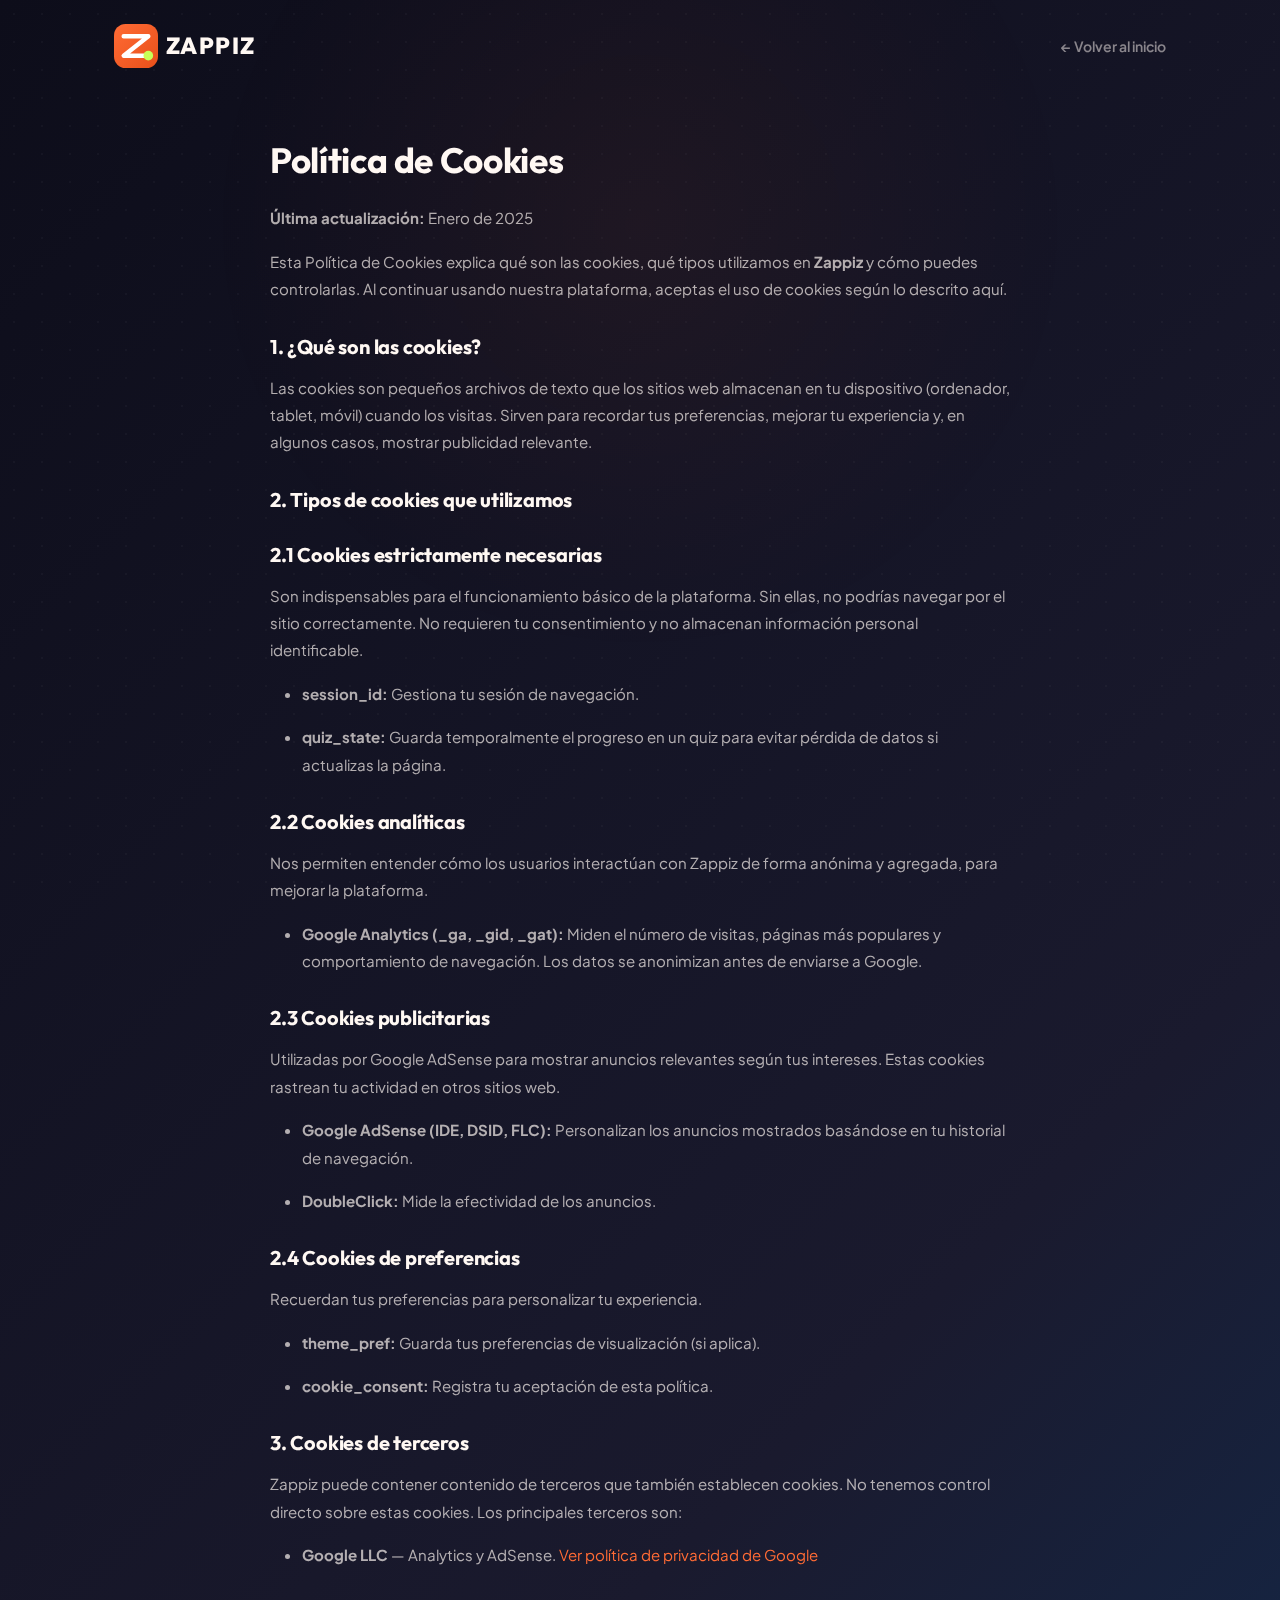
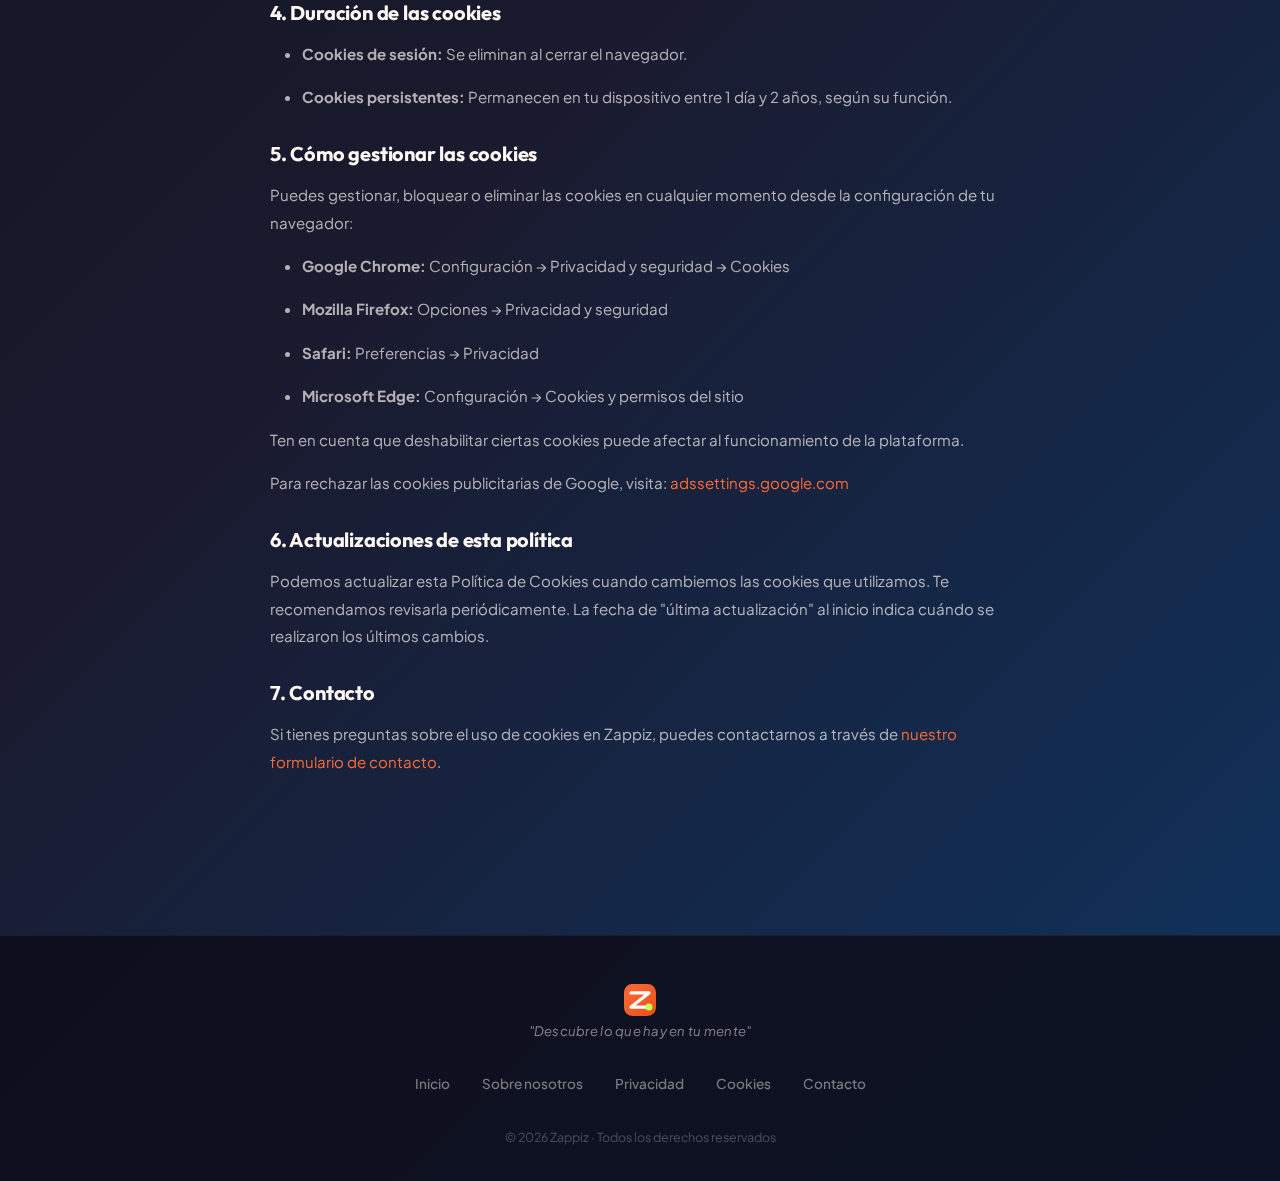
<file: legal/cookies.html>
<!DOCTYPE html>
<html lang="es">
<head>
  <meta charset="UTF-8">
  <meta name="viewport" content="width=device-width, initial-scale=1.0">
  <title>Política de Cookies | Zappiz</title>
  <meta name="description" content="Política de cookies de Zappiz. Conoce qué cookies utilizamos y cómo puedes gestionarlas.">
  <meta name="robots" content="index, follow">
  <link rel="canonical" href="https://zappiz.io/legal/cookies.html">
  <link rel="icon" href="../assets/logo-icon.svg" type="image/svg+xml">
  <link rel="stylesheet" href="../css/styles.css">
</head>
<body>

  <!-- HEADER -->
  <header class="site-header">
    <div class="container">
      <a href="../index.html" class="brand-logo" aria-label="Zappiz — volver al inicio">
        <svg viewBox="0 0 50 50" xmlns="http://www.w3.org/2000/svg" aria-hidden="true">
          <defs>
            <linearGradient id="ckGrad" x1="0%" y1="0%" x2="100%" y2="100%">
              <stop offset="0%" style="stop-color:#FF6B35"/>
              <stop offset="100%" style="stop-color:#E8501A"/>
            </linearGradient>
          </defs>
          <rect width="50" height="50" rx="13" fill="url(#ckGrad)"/>
          <path d="M11 14 L39 14 L11 36 L39 36" stroke="white" stroke-width="5" fill="none"
                stroke-linecap="round" stroke-linejoin="round"/>
          <circle cx="39" cy="36" r="5.5" fill="#C8FF57"/>
        </svg>
        <span class="brand-logo-text">ZAPPIZ</span>
      </a>
      <nav class="site-nav" aria-label="Navegación">
        <a href="../index.html">← Volver al inicio</a>
      </nav>
    </div>
  </header>

  <main id="main-content">
    <div class="container">
      <article class="legal-page">

        <h1>Política de Cookies</h1>
        <p><strong>Última actualización:</strong> Enero de 2025</p>

        <p>Esta Política de Cookies explica qué son las cookies, qué tipos utilizamos en
        <strong>Zappiz</strong> y cómo puedes controlarlas. Al continuar usando nuestra
        plataforma, aceptas el uso de cookies según lo descrito aquí.</p>

        <h2>1. ¿Qué son las cookies?</h2>
        <p>Las cookies son pequeños archivos de texto que los sitios web almacenan en tu
        dispositivo (ordenador, tablet, móvil) cuando los visitas. Sirven para recordar
        tus preferencias, mejorar tu experiencia y, en algunos casos, mostrar publicidad
        relevante.</p>

        <h2>2. Tipos de cookies que utilizamos</h2>

        <h2>2.1 Cookies estrictamente necesarias</h2>
        <p>Son indispensables para el funcionamiento básico de la plataforma. Sin ellas,
        no podrías navegar por el sitio correctamente. No requieren tu consentimiento
        y no almacenan información personal identificable.</p>
        <ul>
          <li><strong>session_id:</strong> Gestiona tu sesión de navegación.</li>
          <li><strong>quiz_state:</strong> Guarda temporalmente el progreso en un quiz
          para evitar pérdida de datos si actualizas la página.</li>
        </ul>

        <h2>2.2 Cookies analíticas</h2>
        <p>Nos permiten entender cómo los usuarios interactúan con Zappiz de forma
        anónima y agregada, para mejorar la plataforma.</p>
        <ul>
          <li><strong>Google Analytics (_ga, _gid, _gat):</strong> Miden el número de
          visitas, páginas más populares y comportamiento de navegación. Los datos se
          anonimizan antes de enviarse a Google.</li>
        </ul>

        <h2>2.3 Cookies publicitarias</h2>
        <p>Utilizadas por Google AdSense para mostrar anuncios relevantes según tus
        intereses. Estas cookies rastrean tu actividad en otros sitios web.</p>
        <ul>
          <li><strong>Google AdSense (IDE, DSID, FLC):</strong> Personalizan los anuncios
          mostrados basándose en tu historial de navegación.</li>
          <li><strong>DoubleClick:</strong> Mide la efectividad de los anuncios.</li>
        </ul>

        <h2>2.4 Cookies de preferencias</h2>
        <p>Recuerdan tus preferencias para personalizar tu experiencia.</p>
        <ul>
          <li><strong>theme_pref:</strong> Guarda tus preferencias de visualización (si aplica).</li>
          <li><strong>cookie_consent:</strong> Registra tu aceptación de esta política.</li>
        </ul>

        <h2>3. Cookies de terceros</h2>
        <p>Zappiz puede contener contenido de terceros que también establecen cookies.
        No tenemos control directo sobre estas cookies. Los principales terceros son:</p>
        <ul>
          <li><strong>Google LLC</strong> — Analytics y AdSense.
          <a href="https://policies.google.com/privacy" target="_blank" rel="noopener noreferrer">
          Ver política de privacidad de Google</a></li>
        </ul>

        <h2>4. Duración de las cookies</h2>
        <ul>
          <li><strong>Cookies de sesión:</strong> Se eliminan al cerrar el navegador.</li>
          <li><strong>Cookies persistentes:</strong> Permanecen en tu dispositivo entre
          1 día y 2 años, según su función.</li>
        </ul>

        <h2>5. Cómo gestionar las cookies</h2>
        <p>Puedes gestionar, bloquear o eliminar las cookies en cualquier momento desde
        la configuración de tu navegador:</p>
        <ul>
          <li><strong>Google Chrome:</strong> Configuración → Privacidad y seguridad → Cookies</li>
          <li><strong>Mozilla Firefox:</strong> Opciones → Privacidad y seguridad</li>
          <li><strong>Safari:</strong> Preferencias → Privacidad</li>
          <li><strong>Microsoft Edge:</strong> Configuración → Cookies y permisos del sitio</li>
        </ul>
        <p>Ten en cuenta que deshabilitar ciertas cookies puede afectar al funcionamiento
        de la plataforma.</p>

        <p>Para rechazar las cookies publicitarias de Google, visita:
        <a href="https://adssettings.google.com" target="_blank" rel="noopener noreferrer">
        adssettings.google.com</a></p>

        <h2>6. Actualizaciones de esta política</h2>
        <p>Podemos actualizar esta Política de Cookies cuando cambiemos las cookies que
        utilizamos. Te recomendamos revisarla periódicamente. La fecha de "última
        actualización" al inicio indica cuándo se realizaron los últimos cambios.</p>

        <h2>7. Contacto</h2>
        <p>Si tienes preguntas sobre el uso de cookies en Zappiz, puedes contactarnos
        a través de <a href="contacto.html">nuestro formulario de contacto</a>.</p>

      </article>
    </div>
  </main>

  <!-- FOOTER -->
  <footer class="site-footer" aria-label="Pie de página">
    <div class="container">
      <div class="footer-brand">
        <a href="../index.html" class="brand-logo brand-logo--sm" aria-label="Zappiz">
          <svg viewBox="0 0 50 50" xmlns="http://www.w3.org/2000/svg" aria-hidden="true">
            <defs>
              <linearGradient id="ckFtGrad" x1="0%" y1="0%" x2="100%" y2="100%">
                <stop offset="0%" style="stop-color:#FF6B35"/>
                <stop offset="100%" style="stop-color:#E8501A"/>
              </linearGradient>
            </defs>
            <rect width="50" height="50" rx="13" fill="url(#ckFtGrad)"/>
            <path d="M11 14 L39 14 L11 36 L39 36" stroke="white" stroke-width="5" fill="none"
                  stroke-linecap="round" stroke-linejoin="round"/>
            <circle cx="39" cy="36" r="5.5" fill="#C8FF57"/>
          </svg>
          <span class="brand-logo-text" aria-hidden="true">ZAPPIZ</span>
        </a>
        <span class="footer-tagline">"Descubre lo que hay en tu mente"</span>
      </div>
      <nav class="footer-links" aria-label="Links del pie de página">
        <a href="../index.html">Inicio</a>
        <a href="sobre-nosotros.html">Sobre nosotros</a>
        <a href="privacidad.html">Privacidad</a>
        <a href="cookies.html">Cookies</a>
        <a href="contacto.html">Contacto</a>
      </nav>
      <p class="footer-bottom">
        © <span id="current-year"></span> Zappiz · Todos los derechos reservados
      </p>
    </div>
  </footer>

  <script>document.getElementById('current-year').textContent = new Date().getFullYear();</script>
</body>
</html>
</file>
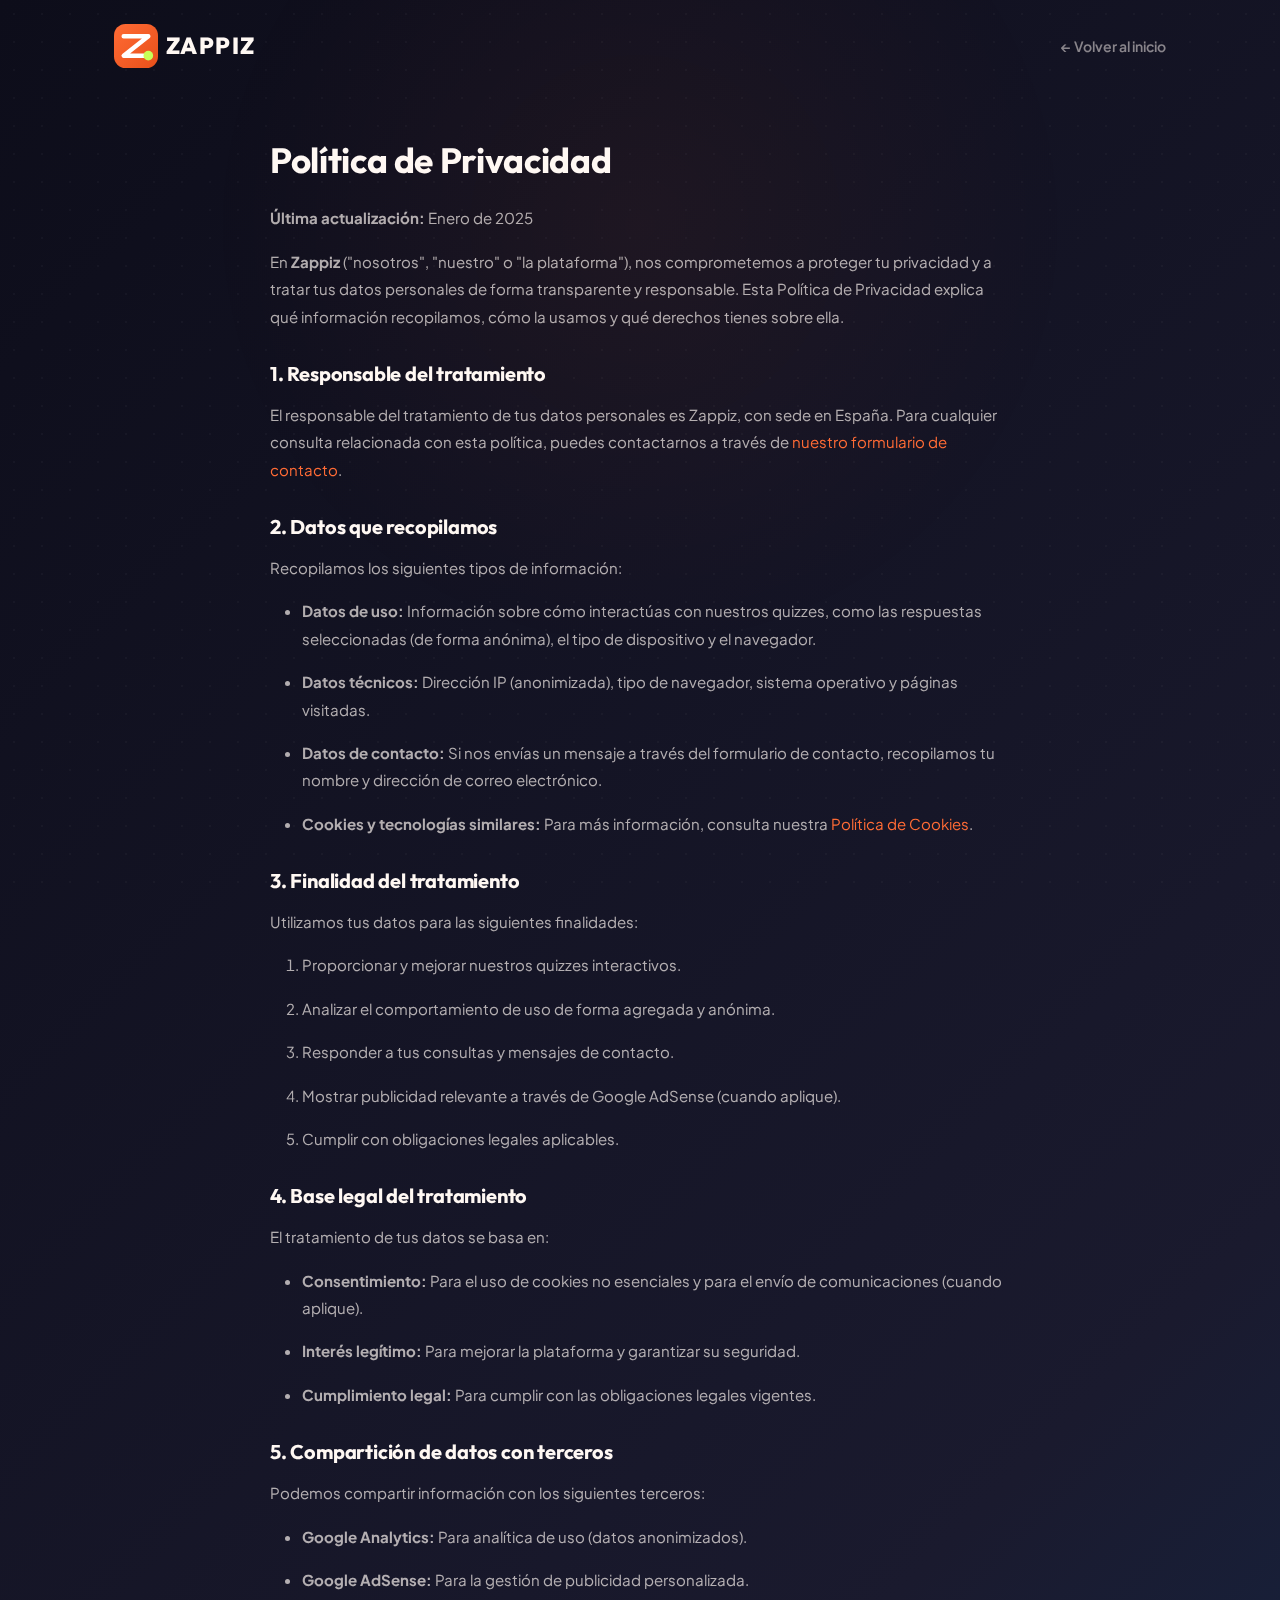
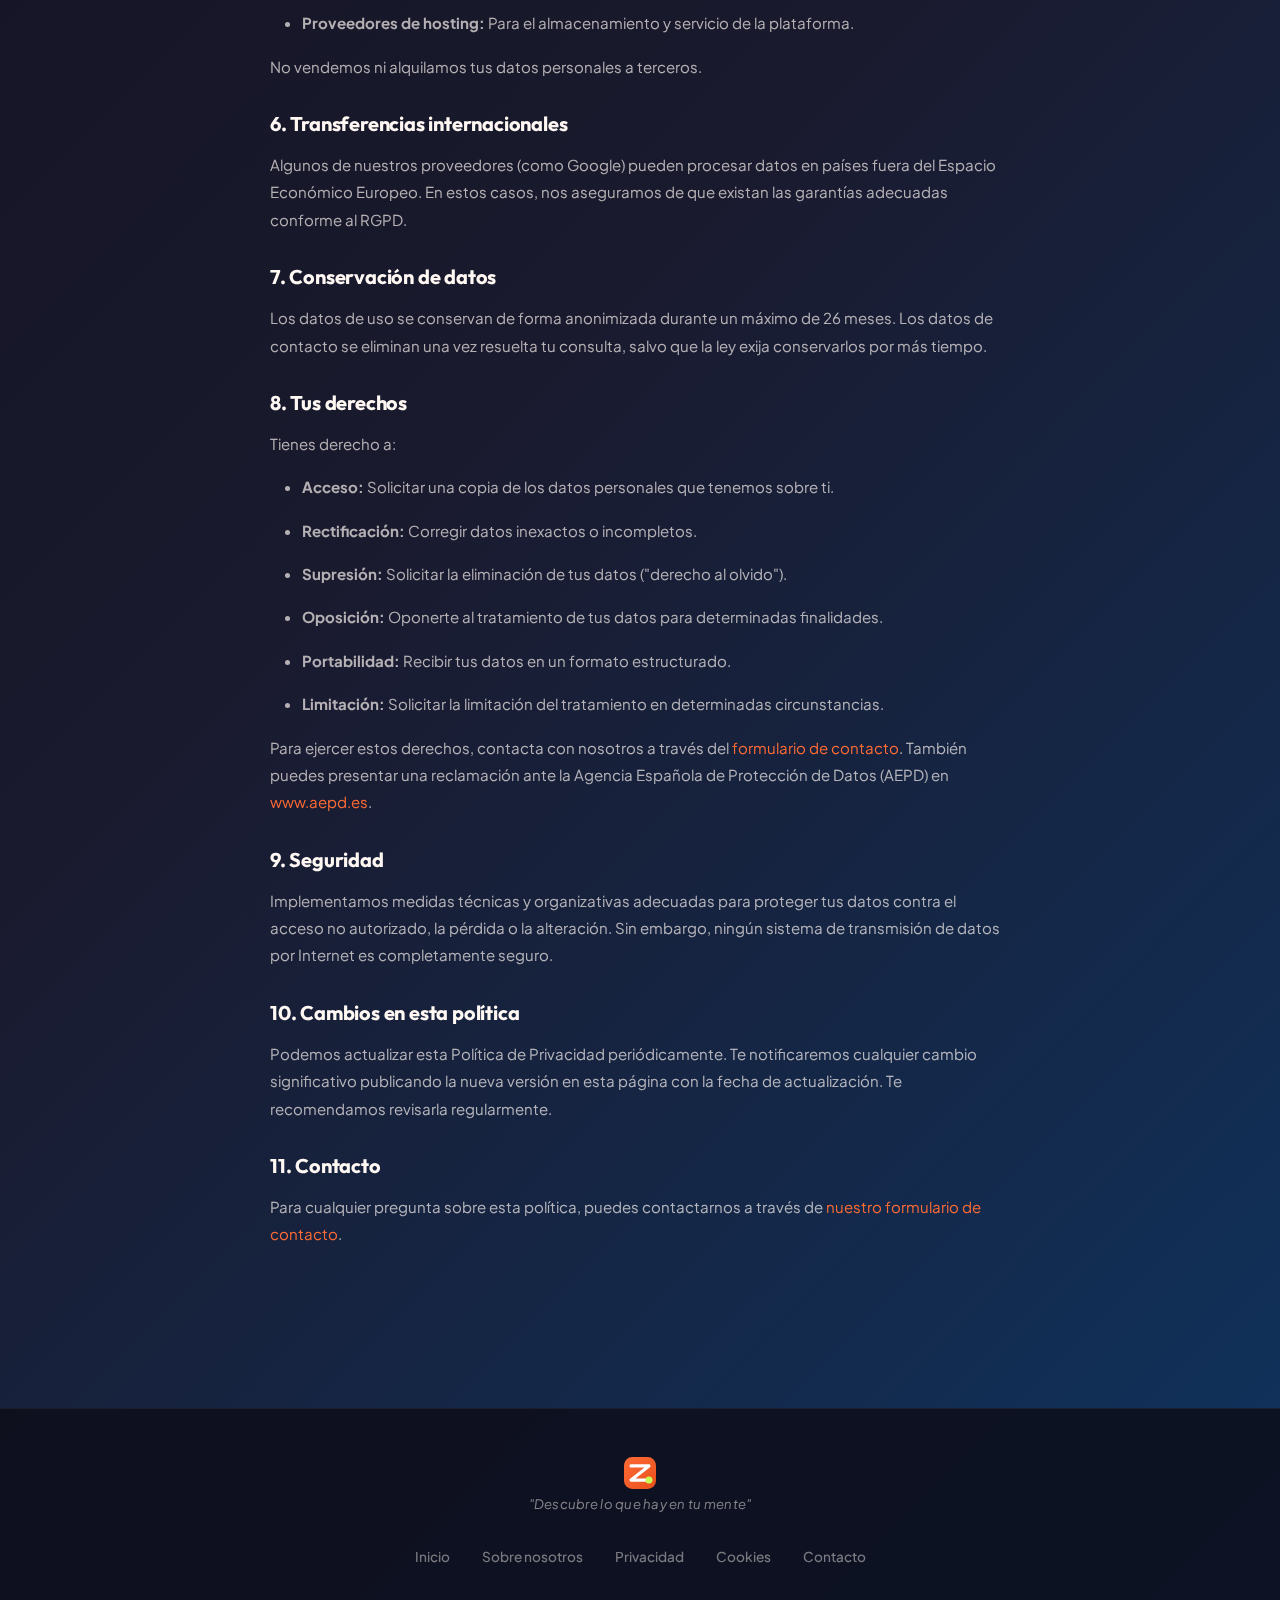
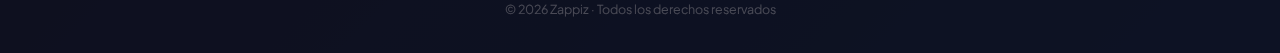
<file: legal/privacidad.html>
<!DOCTYPE html>
<html lang="es">
<head>
  <meta charset="UTF-8">
  <meta name="viewport" content="width=device-width, initial-scale=1.0">
  <title>Política de Privacidad | Zappiz</title>
  <meta name="description" content="Política de privacidad de Zappiz. Conoce cómo recopilamos, usamos y protegemos tu información personal.">
  <meta name="robots" content="index, follow">
  <link rel="canonical" href="https://zappiz.io/legal/privacidad.html">
  <link rel="icon" href="../assets/logo-icon.svg" type="image/svg+xml">
  <link rel="stylesheet" href="../css/styles.css">
</head>
<body>

  <!-- HEADER -->
  <header class="site-header">
    <div class="container">
      <a href="../index.html" class="brand-logo" aria-label="Zappiz — volver al inicio">
        <svg viewBox="0 0 50 50" xmlns="http://www.w3.org/2000/svg" aria-hidden="true">
          <defs>
            <linearGradient id="pvGrad" x1="0%" y1="0%" x2="100%" y2="100%">
              <stop offset="0%" style="stop-color:#FF6B35"/>
              <stop offset="100%" style="stop-color:#E8501A"/>
            </linearGradient>
          </defs>
          <rect width="50" height="50" rx="13" fill="url(#pvGrad)"/>
          <path d="M11 14 L39 14 L11 36 L39 36" stroke="white" stroke-width="5" fill="none"
                stroke-linecap="round" stroke-linejoin="round"/>
          <circle cx="39" cy="36" r="5.5" fill="#C8FF57"/>
        </svg>
        <span class="brand-logo-text">ZAPPIZ</span>
      </a>
      <nav class="site-nav" aria-label="Navegación principal">
        <a href="../index.html">← Volver al inicio</a>
      </nav>
    </div>
  </header>

  <main id="main-content">
    <div class="container">
      <article class="legal-page">

        <h1>Política de Privacidad</h1>
        <p><strong>Última actualización:</strong> Enero de 2025</p>

        <p>En <strong>Zappiz</strong> ("nosotros", "nuestro" o "la plataforma"), nos comprometemos a
        proteger tu privacidad y a tratar tus datos personales de forma transparente y responsable.
        Esta Política de Privacidad explica qué información recopilamos, cómo la usamos y qué
        derechos tienes sobre ella.</p>

        <h2>1. Responsable del tratamiento</h2>
        <p>El responsable del tratamiento de tus datos personales es Zappiz, con sede en España.
        Para cualquier consulta relacionada con esta política, puedes contactarnos a través de
        <a href="contacto.html">nuestro formulario de contacto</a>.</p>

        <h2>2. Datos que recopilamos</h2>
        <p>Recopilamos los siguientes tipos de información:</p>
        <ul>
          <li><strong>Datos de uso:</strong> Información sobre cómo interactúas con nuestros quizzes,
          como las respuestas seleccionadas (de forma anónima), el tipo de dispositivo y el navegador.</li>
          <li><strong>Datos técnicos:</strong> Dirección IP (anonimizada), tipo de navegador, sistema
          operativo y páginas visitadas.</li>
          <li><strong>Datos de contacto:</strong> Si nos envías un mensaje a través del formulario de
          contacto, recopilamos tu nombre y dirección de correo electrónico.</li>
          <li><strong>Cookies y tecnologías similares:</strong> Para más información, consulta nuestra
          <a href="cookies.html">Política de Cookies</a>.</li>
        </ul>

        <h2>3. Finalidad del tratamiento</h2>
        <p>Utilizamos tus datos para las siguientes finalidades:</p>
        <ol>
          <li>Proporcionar y mejorar nuestros quizzes interactivos.</li>
          <li>Analizar el comportamiento de uso de forma agregada y anónima.</li>
          <li>Responder a tus consultas y mensajes de contacto.</li>
          <li>Mostrar publicidad relevante a través de Google AdSense (cuando aplique).</li>
          <li>Cumplir con obligaciones legales aplicables.</li>
        </ol>

        <h2>4. Base legal del tratamiento</h2>
        <p>El tratamiento de tus datos se basa en:</p>
        <ul>
          <li><strong>Consentimiento:</strong> Para el uso de cookies no esenciales y para el envío
          de comunicaciones (cuando aplique).</li>
          <li><strong>Interés legítimo:</strong> Para mejorar la plataforma y garantizar su seguridad.</li>
          <li><strong>Cumplimiento legal:</strong> Para cumplir con las obligaciones legales vigentes.</li>
        </ul>

        <h2>5. Compartición de datos con terceros</h2>
        <p>Podemos compartir información con los siguientes terceros:</p>
        <ul>
          <li><strong>Google Analytics:</strong> Para analítica de uso (datos anonimizados).</li>
          <li><strong>Google AdSense:</strong> Para la gestión de publicidad personalizada.</li>
          <li><strong>Proveedores de hosting:</strong> Para el almacenamiento y servicio de la plataforma.</li>
        </ul>
        <p>No vendemos ni alquilamos tus datos personales a terceros.</p>

        <h2>6. Transferencias internacionales</h2>
        <p>Algunos de nuestros proveedores (como Google) pueden procesar datos en países fuera del
        Espacio Económico Europeo. En estos casos, nos aseguramos de que existan las garantías
        adecuadas conforme al RGPD.</p>

        <h2>7. Conservación de datos</h2>
        <p>Los datos de uso se conservan de forma anonimizada durante un máximo de 26 meses.
        Los datos de contacto se eliminan una vez resuelta tu consulta, salvo que la ley exija
        conservarlos por más tiempo.</p>

        <h2>8. Tus derechos</h2>
        <p>Tienes derecho a:</p>
        <ul>
          <li><strong>Acceso:</strong> Solicitar una copia de los datos personales que tenemos sobre ti.</li>
          <li><strong>Rectificación:</strong> Corregir datos inexactos o incompletos.</li>
          <li><strong>Supresión:</strong> Solicitar la eliminación de tus datos ("derecho al olvido").</li>
          <li><strong>Oposición:</strong> Oponerte al tratamiento de tus datos para determinadas finalidades.</li>
          <li><strong>Portabilidad:</strong> Recibir tus datos en un formato estructurado.</li>
          <li><strong>Limitación:</strong> Solicitar la limitación del tratamiento en determinadas circunstancias.</li>
        </ul>
        <p>Para ejercer estos derechos, contacta con nosotros a través del
        <a href="contacto.html">formulario de contacto</a>. También puedes presentar una reclamación
        ante la Agencia Española de Protección de Datos (AEPD) en <a href="https://www.aepd.es" rel="noopener noreferrer" target="_blank">www.aepd.es</a>.</p>

        <h2>9. Seguridad</h2>
        <p>Implementamos medidas técnicas y organizativas adecuadas para proteger tus datos contra
        el acceso no autorizado, la pérdida o la alteración. Sin embargo, ningún sistema de
        transmisión de datos por Internet es completamente seguro.</p>

        <h2>10. Cambios en esta política</h2>
        <p>Podemos actualizar esta Política de Privacidad periódicamente. Te notificaremos cualquier
        cambio significativo publicando la nueva versión en esta página con la fecha de actualización.
        Te recomendamos revisarla regularmente.</p>

        <h2>11. Contacto</h2>
        <p>Para cualquier pregunta sobre esta política, puedes contactarnos a través de
        <a href="contacto.html">nuestro formulario de contacto</a>.</p>

      </article>
    </div>
  </main>

  <!-- FOOTER -->
  <footer class="site-footer" aria-label="Pie de página">
    <div class="container">
      <div class="footer-brand">
        <a href="../index.html" class="brand-logo brand-logo--sm" aria-label="Zappiz">
          <svg viewBox="0 0 50 50" xmlns="http://www.w3.org/2000/svg" aria-hidden="true">
            <defs>
              <linearGradient id="pvFtGrad" x1="0%" y1="0%" x2="100%" y2="100%">
                <stop offset="0%" style="stop-color:#FF6B35"/>
                <stop offset="100%" style="stop-color:#E8501A"/>
              </linearGradient>
            </defs>
            <rect width="50" height="50" rx="13" fill="url(#pvFtGrad)"/>
            <path d="M11 14 L39 14 L11 36 L39 36" stroke="white" stroke-width="5" fill="none"
                  stroke-linecap="round" stroke-linejoin="round"/>
            <circle cx="39" cy="36" r="5.5" fill="#C8FF57"/>
          </svg>
          <span class="brand-logo-text" aria-hidden="true">ZAPPIZ</span>
        </a>
        <span class="footer-tagline">"Descubre lo que hay en tu mente"</span>
      </div>
      <nav class="footer-links" aria-label="Links del pie de página">
        <a href="../index.html">Inicio</a>
        <a href="sobre-nosotros.html">Sobre nosotros</a>
        <a href="privacidad.html">Privacidad</a>
        <a href="cookies.html">Cookies</a>
        <a href="contacto.html">Contacto</a>
      </nav>
      <p class="footer-bottom">
        © <span id="current-year"></span> Zappiz · Todos los derechos reservados
      </p>
    </div>
  </footer>

  <script>document.getElementById('current-year').textContent = new Date().getFullYear();</script>
</body>
</html>
</file>
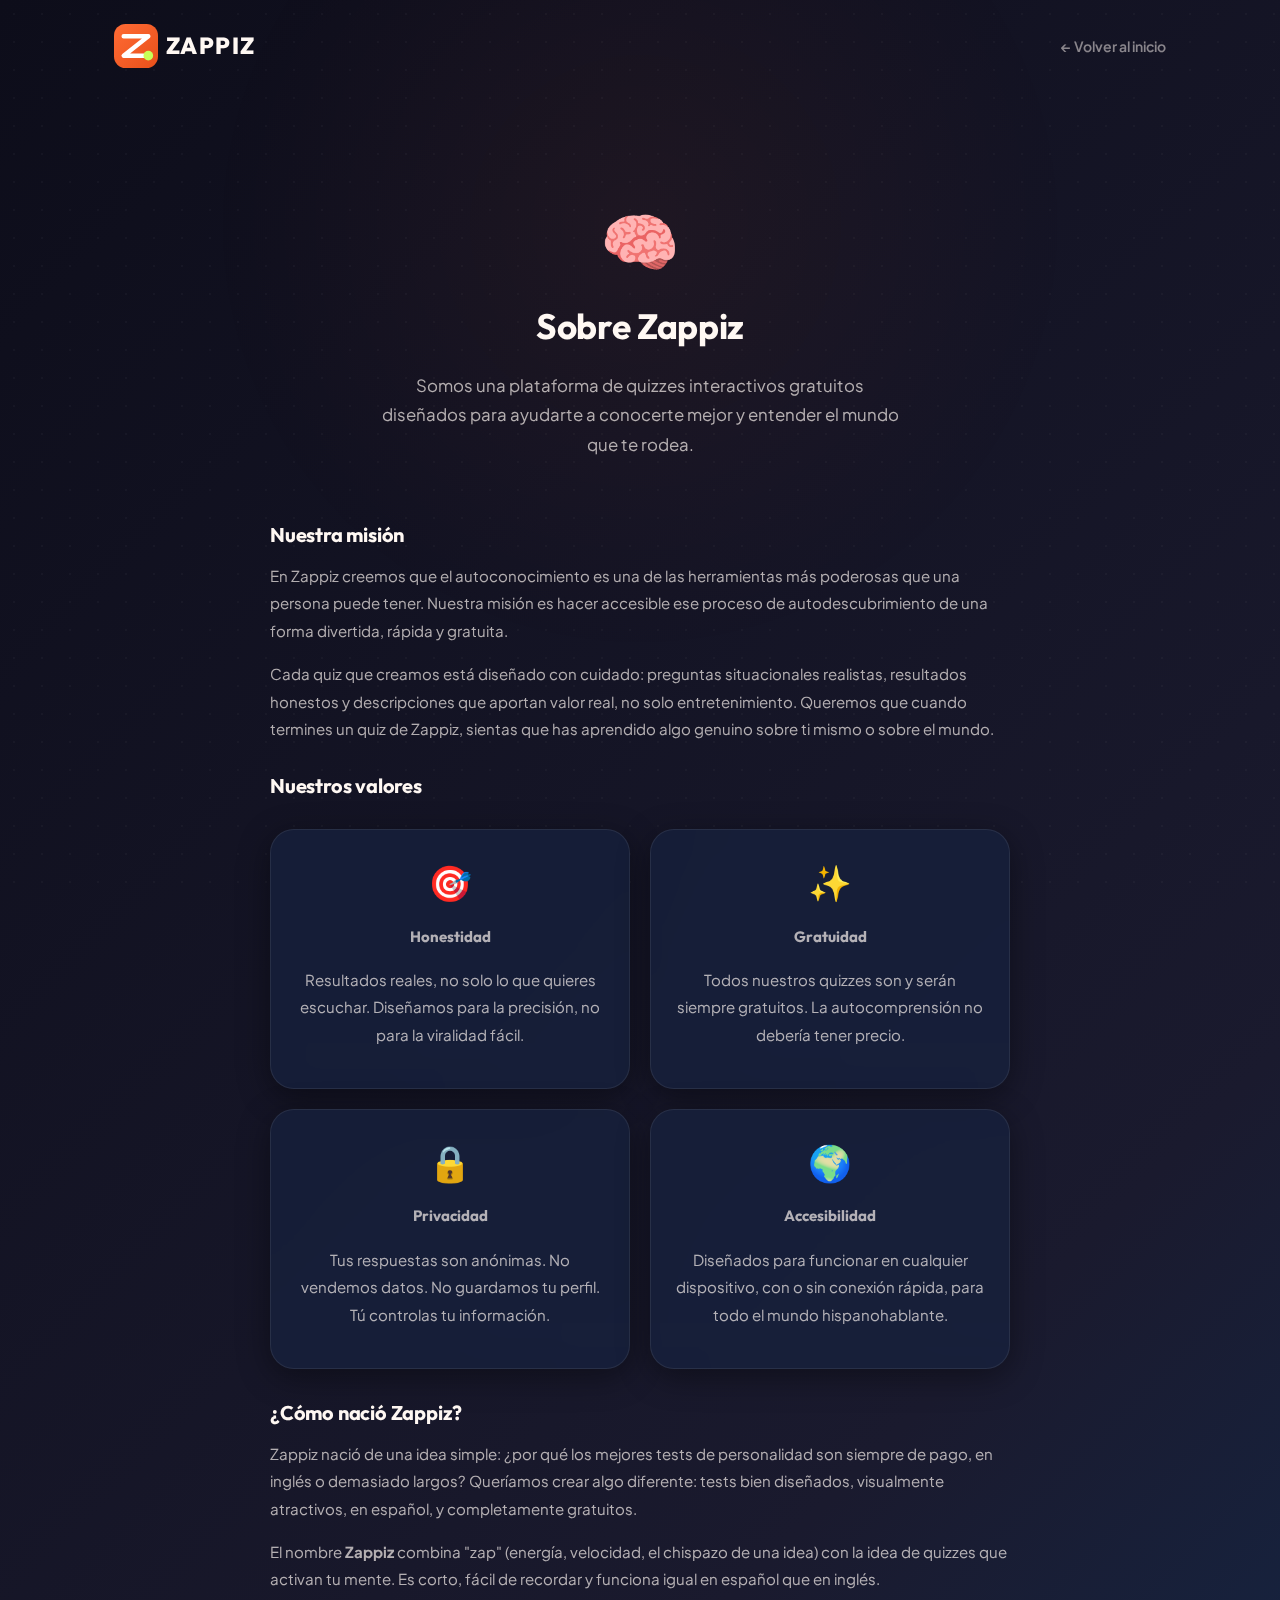
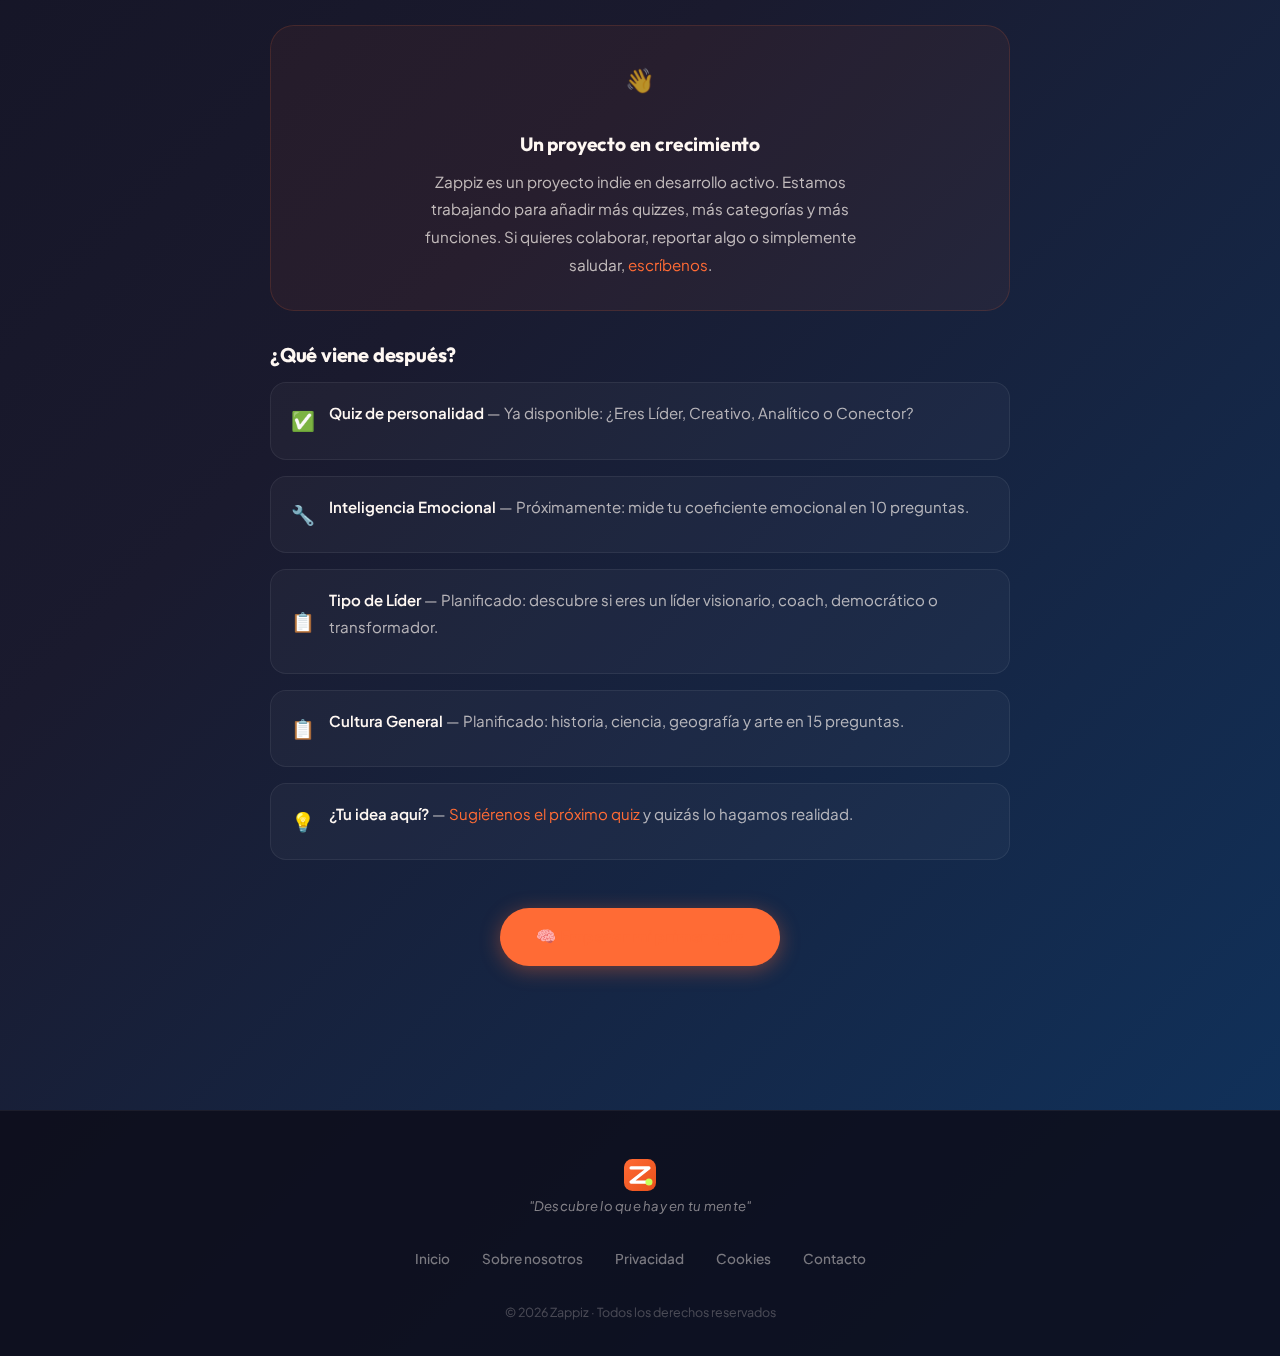
<file: legal/sobre-nosotros.html>
<!DOCTYPE html>
<html lang="es">
<head>
  <meta charset="UTF-8">
  <meta name="viewport" content="width=device-width, initial-scale=1.0">
  <title>Sobre Nosotros | Zappiz</title>
  <meta name="description" content="Conoce Zappiz: la plataforma de quizzes interactivos gratuitos sobre personalidad, inteligencia emocional y más. Nuestra misión y valores.">
  <meta name="robots" content="index, follow">
  <link rel="canonical" href="https://zappiz.io/legal/sobre-nosotros.html">
  <link rel="icon" href="../assets/logo-icon.svg" type="image/svg+xml">
  <link rel="stylesheet" href="../css/styles.css">
  <style>
    .about-hero {
      text-align: center;
      padding: 48px 0 32px;
    }
    .about-logo-big { font-size: 4rem; margin-bottom: 16px; }
    .values-grid {
      display: grid;
      grid-template-columns: repeat(auto-fill, minmax(240px, 1fr));
      gap: 20px;
      margin: 32px 0;
    }
    .value-card {
      padding: 24px;
      text-align: center;
    }
    .value-icon {
      font-size: 2.2rem;
      margin-bottom: 12px;
      display: block;
    }
    .value-title {
      font-family: var(--font-display);
      font-weight: 700;
      font-size: 1rem;
      color: var(--brand-light);
      margin-bottom: 8px;
    }
    .value-desc {
      font-size: 0.88rem;
      color: var(--brand-muted);
      line-height: 1.6;
    }
    .team-note {
      background: rgba(255, 107, 53, 0.06);
      border: 1px solid rgba(255, 107, 53, 0.15);
      border-radius: var(--radius-lg);
      padding: 32px;
      text-align: center;
      margin: 32px 0;
    }
    .roadmap-list {
      display: flex;
      flex-direction: column;
      gap: 16px;
      margin: 16px 0;
    }
    .roadmap-item {
      display: flex;
      align-items: center;
      gap: 14px;
      padding: 16px 20px;
      background: rgba(255,255,255,0.03);
      border: 1px solid rgba(255,255,255,0.07);
      border-radius: var(--radius-md);
    }
    .roadmap-status {
      font-size: 1.2rem;
      flex-shrink: 0;
    }
    .roadmap-text { font-size: 0.92rem; color: rgba(255,248,243,0.78); }
    .roadmap-text strong { color: var(--brand-light); font-weight: 600; }
  </style>
</head>
<body>

  <!-- HEADER -->
  <header class="site-header">
    <div class="container">
      <a href="../index.html" class="brand-logo" aria-label="Zappiz — volver al inicio">
        <svg viewBox="0 0 50 50" xmlns="http://www.w3.org/2000/svg" aria-hidden="true">
          <defs>
            <linearGradient id="snGrad" x1="0%" y1="0%" x2="100%" y2="100%">
              <stop offset="0%" style="stop-color:#FF6B35"/>
              <stop offset="100%" style="stop-color:#E8501A"/>
            </linearGradient>
          </defs>
          <rect width="50" height="50" rx="13" fill="url(#snGrad)"/>
          <path d="M11 14 L39 14 L11 36 L39 36" stroke="white" stroke-width="5" fill="none"
                stroke-linecap="round" stroke-linejoin="round"/>
          <circle cx="39" cy="36" r="5.5" fill="#C8FF57"/>
        </svg>
        <span class="brand-logo-text">ZAPPIZ</span>
      </a>
      <nav class="site-nav" aria-label="Navegación">
        <a href="../index.html">← Volver al inicio</a>
      </nav>
    </div>
  </header>

  <main id="main-content">
    <div class="container">
      <div class="legal-page">

        <!-- Hero de la página -->
        <div class="about-hero">
          <div class="about-logo-big" aria-hidden="true">🧠</div>
          <h1>Sobre Zappiz</h1>
          <p style="max-width: 520px; margin: 0 auto; font-size: 1.05rem; line-height: 1.75;">
            Somos una plataforma de quizzes interactivos gratuitos diseñados para ayudarte a
            conocerte mejor y entender el mundo que te rodea.
          </p>
        </div>

        <!-- Nuestra misión -->
        <h2>Nuestra misión</h2>
        <p>
          En Zappiz creemos que el autoconocimiento es una de las herramientas más poderosas
          que una persona puede tener. Nuestra misión es hacer accesible ese proceso de
          autodescubrimiento de una forma divertida, rápida y gratuita.
        </p>
        <p>
          Cada quiz que creamos está diseñado con cuidado: preguntas situacionales realistas,
          resultados honestos y descripciones que aportan valor real, no solo entretenimiento.
          Queremos que cuando termines un quiz de Zappiz, sientas que has aprendido algo
          genuino sobre ti mismo o sobre el mundo.
        </p>

        <!-- Nuestros valores -->
        <h2>Nuestros valores</h2>

        <div class="values-grid" role="list">
          <div class="card value-card" role="listitem">
            <span class="value-icon" aria-hidden="true">🎯</span>
            <p class="value-title">Honestidad</p>
            <p class="value-desc">Resultados reales, no solo lo que quieres escuchar.
            Diseñamos para la precisión, no para la viralidad fácil.</p>
          </div>
          <div class="card value-card" role="listitem">
            <span class="value-icon" aria-hidden="true">✨</span>
            <p class="value-title">Gratuidad</p>
            <p class="value-desc">Todos nuestros quizzes son y serán siempre gratuitos.
            La autocomprensión no debería tener precio.</p>
          </div>
          <div class="card value-card" role="listitem">
            <span class="value-icon" aria-hidden="true">🔒</span>
            <p class="value-title">Privacidad</p>
            <p class="value-desc">Tus respuestas son anónimas. No vendemos datos.
            No guardamos tu perfil. Tú controlas tu información.</p>
          </div>
          <div class="card value-card" role="listitem">
            <span class="value-icon" aria-hidden="true">🌍</span>
            <p class="value-title">Accesibilidad</p>
            <p class="value-desc">Diseñados para funcionar en cualquier dispositivo,
            con o sin conexión rápida, para todo el mundo hispanohablante.</p>
          </div>
        </div>

        <!-- Historia / Origen -->
        <h2>¿Cómo nació Zappiz?</h2>
        <p>
          Zappiz nació de una idea simple: ¿por qué los mejores tests de personalidad son
          siempre de pago, en inglés o demasiado largos? Queríamos crear algo diferente:
          tests bien diseñados, visualmente atractivos, en español, y completamente gratuitos.
        </p>
        <p>
          El nombre <strong>Zappiz</strong> combina "zap" (energía, velocidad, el chispazo de
          una idea) con la idea de quizzes que activan tu mente. Es corto, fácil de recordar
          y funciona igual en español que en inglés.
        </p>

        <!-- Nota sobre el equipo -->
        <div class="team-note">
          <p style="font-size:1.5rem; margin-bottom:12px;" aria-hidden="true">👋</p>
          <h2 style="font-size:1.2rem; margin-bottom:12px;">Un proyecto en crecimiento</h2>
          <p style="color:rgba(255,248,243,0.72); font-size:0.95rem; max-width:480px; margin:0 auto;">
            Zappiz es un proyecto indie en desarrollo activo. Estamos trabajando para añadir
            más quizzes, más categorías y más funciones. Si quieres colaborar, reportar algo
            o simplemente saludar, <a href="contacto.html">escríbenos</a>.
          </p>
        </div>

        <!-- Roadmap -->
        <h2>¿Qué viene después?</h2>
        <div class="roadmap-list" role="list">
          <div class="roadmap-item" role="listitem">
            <span class="roadmap-status" aria-label="Disponible">✅</span>
            <p class="roadmap-text"><strong>Quiz de personalidad</strong> — Ya disponible: ¿Eres Líder, Creativo, Analítico o Conector?</p>
          </div>
          <div class="roadmap-item" role="listitem">
            <span class="roadmap-status" aria-label="En desarrollo">🔧</span>
            <p class="roadmap-text"><strong>Inteligencia Emocional</strong> — Próximamente: mide tu coeficiente emocional en 10 preguntas.</p>
          </div>
          <div class="roadmap-item" role="listitem">
            <span class="roadmap-status" aria-label="Planificado">📋</span>
            <p class="roadmap-text"><strong>Tipo de Líder</strong> — Planificado: descubre si eres un líder visionario, coach, democrático o transformador.</p>
          </div>
          <div class="roadmap-item" role="listitem">
            <span class="roadmap-status" aria-label="Planificado">📋</span>
            <p class="roadmap-text"><strong>Cultura General</strong> — Planificado: historia, ciencia, geografía y arte en 15 preguntas.</p>
          </div>
          <div class="roadmap-item" role="listitem">
            <span class="roadmap-status" aria-label="Idea">💡</span>
            <p class="roadmap-text"><strong>¿Tu idea aquí?</strong> — <a href="contacto.html">Sugiérenos el próximo quiz</a> y quizás lo hagamos realidad.</p>
          </div>
        </div>

        <!-- CTA final -->
        <div style="text-align:center; margin-top: 48px;">
          <a href="../quizzes/personalidad/index.html" class="btn btn-primary btn-lg"
             aria-label="Empezar el quiz de personalidad">
            🧠 Empezar mi primer quiz
          </a>
        </div>

      </div>
    </div>
  </main>

  <!-- FOOTER -->
  <footer class="site-footer" aria-label="Pie de página">
    <div class="container">
      <div class="footer-brand">
        <a href="../index.html" class="brand-logo brand-logo--sm" aria-label="Zappiz">
          <svg viewBox="0 0 50 50" xmlns="http://www.w3.org/2000/svg" aria-hidden="true">
            <defs>
              <linearGradient id="snFtGrad" x1="0%" y1="0%" x2="100%" y2="100%">
                <stop offset="0%" style="stop-color:#FF6B35"/>
                <stop offset="100%" style="stop-color:#E8501A"/>
              </linearGradient>
            </defs>
            <rect width="50" height="50" rx="13" fill="url(#snFtGrad)"/>
            <path d="M11 14 L39 14 L11 36 L39 36" stroke="white" stroke-width="5" fill="none"
                  stroke-linecap="round" stroke-linejoin="round"/>
            <circle cx="39" cy="36" r="5.5" fill="#C8FF57"/>
          </svg>
          <span class="brand-logo-text" aria-hidden="true">ZAPPIZ</span>
        </a>
        <span class="footer-tagline">"Descubre lo que hay en tu mente"</span>
      </div>
      <nav class="footer-links" aria-label="Links del pie de página">
        <a href="../index.html">Inicio</a>
        <a href="sobre-nosotros.html">Sobre nosotros</a>
        <a href="privacidad.html">Privacidad</a>
        <a href="cookies.html">Cookies</a>
        <a href="contacto.html">Contacto</a>
      </nav>
      <p class="footer-bottom">
        © <span id="current-year"></span> Zappiz · Todos los derechos reservados
      </p>
    </div>
  </footer>

  <script>document.getElementById('current-year').textContent = new Date().getFullYear();</script>
</body>
</html>
</file>
<file: css/styles.css>
/*
 * ============================================================================
 *  ZAPPIZ — Estilos Globales + Guía de Marca Completa
 *  Archivo: /css/styles.css
 *  Propósito: Estilos compartidos por todas las páginas y quizzes de Zappiz.
 * ============================================================================
 *
 *  ██████╗ ██████╗  █████╗ ███╗   ██╝██████╗  ██████╗  █████╗ ██╗
 * ╚════██║██╔══██╗██╔══██╗████╗  ██║██╔══██╗██╔══██╗██╔══██╗██║
 *  █████╔╝███████║███████║██╔██╗ ██║██║  ██║███████║███████║██║
 *  ╚═══██╗██╔══██║██╔══██║██║╚██╗██║██║  ██║██╔══██║██╔══██║╚═╝
 * ██████╔╝██║  ██║██║  ██║██║ ╚████║██████╔╝██║  ██║██║  ██║██╗
 * ╚═════╝ ╚═╝  ╚═╝╚═╝  ╚═╝╚═╝  ╚═══╝╚═════╝ ╚═╝  ╚═╝╚═╝  ╚═╝╚═╝
 *
 * ============================================================================
 *  GUÍA DE MARCA / BRAND GUIDE — ZAPPIZ
 * ============================================================================
 *
 *  NOMBRE:    Zappiz
 *  TAGLINE:   "Descubre lo que hay en tu mente"
 *  SUBTAG:    "¿Te atreves a conocerte de verdad?"
 *  TONO:      Cercano · Energético · Moderno · Divertido · Curioso
 *
 *  ┌─────────────────────────────────────────────────────────────────────┐
 *  │  NOMBRES ALTERNATIVOS EVALUADOS                                     │
 *  │  1. Zappiz   ← ELEGIDO — Corto, energético, único, .io disponible  │
 *  │  2. MentePop — "Mente" en español + Pop, muy español-friendly       │
 *  │  3. Quizta   — Minimalista, distintivo, como "fiesta" en español    │
 *  └─────────────────────────────────────────────────────────────────────┘
 *
 *  PALETA DE COLORES PRINCIPAL:
 *  ┌────────────────────┬─────────┬────────────────────────────────────┐
 *  │ Token              │ Valor   │ Uso                                │
 *  ├────────────────────┼─────────┼────────────────────────────────────┤
 *  │ --brand-primary    │ #FF6B35 │ Naranja coral — energía, acciones  │
 *  │ --brand-secondary  │ #1A1A2E │ Azul marino — profundidad, marca   │
 *  │ --brand-accent     │ #C8FF57 │ Lima eléctrico — CTAs, highlights  │
 *  │ --brand-dark       │ #0D0D1A │ Casi negro — fondos profundos      │
 *  │ --brand-light      │ #FFF8F3 │ Blanco cálido — texto e inv.       │
 *  │ --brand-mid        │ #16213E │ Azul medio — tarjetas, paneles     │
 *  └────────────────────┴─────────┴────────────────────────────────────┘
 *
 *  GRADIENTE PRINCIPAL:
 *  --brand-gradient: linear-gradient(135deg, #0D0D1A 0%, #1A1A2E 55%, #0F3460 100%)
 *
 *  COLORES POR QUIZ (sobrescribir --quiz-color en el HTML del quiz):
 *  • Personalidad:          --quiz-color: #FF6B35  (naranja, = brand-primary)
 *  • Inteligencia Emocional: --quiz-color: #4ECDC4 (turquesa)
 *  • Liderazgo:             --quiz-color: #C8FF57  (lima, = brand-accent)
 *  • Cultura General:       --quiz-color: #A259FF  (violeta)
 *
 *  TIPOGRAFÍA:
 *  • Display:  'Outfit' — Google Fonts, peso 600/700/800
 *              Geométrica pero muy legible, moderna sin ser genérica.
 *              Uso: Títulos, logo, números grandes, botones CTA
 *  • Body:     'Plus Jakarta Sans' — Google Fonts, peso 400/500/600
 *              Uso: Texto corrido, opciones, descripciones, UI
 *
 *  FORMAS Y BORDES:
 *  • --radius-sm:   8px   → Badges, etiquetas, elementos pequeños
 *  • --radius-md:   16px  → Botones, inputs, tarjetas secundarias
 *  • --radius-lg:   24px  → Tarjetas principales
 *  • --radius-xl:   32px  → Tarjetas hero, modales
 *  • --radius-full: 9999px → Pills, avatares, barras
 *
 *  SOMBRAS:
 *  • --shadow-card:         0 8px 32px rgba(0,0,0,0.4)
 *  • --shadow-hover:        0 16px 48px rgba(0,0,0,0.6)
 *  • --shadow-glow:         0 0 30px rgba(255,107,53,0.25)
 *  • --shadow-accent-glow:  0 0 20px rgba(200,255,87,0.3)
 *
 *  ESPACIADO BASE: múltiplos de 8px
 *  ANIMACIONES: preferir easing cubic-bezier(0.4, 0, 0.2, 1) — Material easing
 * ============================================================================
 */

/* ── Google Fonts ─────────────────────────────────────────────────────────── */
@import url('https://fonts.googleapis.com/css2?family=Outfit:wght@600;700;800&family=Plus+Jakarta+Sans:wght@400;500;600&display=swap');

/* ── Variables CSS ────────────────────────────────────────────────────────── */
:root {
  /* Colores de marca */
  --brand-primary:    #FF6B35;
  --brand-secondary:  #1A1A2E;
  --brand-accent:     #C8FF57;
  --brand-dark:       #0D0D1A;
  --brand-light:      #FFF8F3;
  --brand-mid:        #16213E;
  --brand-muted:      rgba(255, 248, 243, 0.5);

  /* Gradiente principal */
  --brand-gradient: linear-gradient(135deg, #0D0D1A 0%, #1A1A2E 55%, #0F3460 100%);

  /* Color temático del quiz actual (se sobrescribe por quiz) */
  --quiz-color: var(--brand-primary);

  /* Tipografía */
  --font-display: 'Outfit', 'DM Sans', sans-serif;
  --font-body:    'Plus Jakarta Sans', 'Segoe UI', sans-serif;

  /* Border radius */
  --radius-sm:   8px;
  --radius-md:   16px;
  --radius-lg:   24px;
  --radius-xl:   32px;
  --radius-full: 9999px;

  /* Sombras */
  --shadow-card:        0 8px 32px rgba(0, 0, 0, 0.4);
  --shadow-hover:       0 20px 56px rgba(0, 0, 0, 0.65);
  --shadow-glow:        0 0 30px rgba(255, 107, 53, 0.25);
  --shadow-accent-glow: 0 0 24px rgba(200, 255, 87, 0.3);

  /* Espaciado */
  --sp-xs:  4px;
  --sp-sm:  8px;
  --sp-md:  16px;
  --sp-lg:  24px;
  --sp-xl:  32px;
  --sp-2xl: 48px;
  --sp-3xl: 64px;
  --sp-4xl: 96px;

  /* Transiciones */
  --ease-fast:   150ms cubic-bezier(0.4, 0, 0.2, 1);
  --ease-normal: 280ms cubic-bezier(0.4, 0, 0.2, 1);
  --ease-slow:   450ms cubic-bezier(0.4, 0, 0.2, 1);
}

/* ── Reset & Base ─────────────────────────────────────────────────────────── */
*, *::before, *::after {
  box-sizing: border-box;
  margin: 0;
  padding: 0;
}

html {
  font-size: 16px;
  scroll-behavior: smooth;
  -webkit-text-size-adjust: 100%;
}

body {
  font-family: var(--font-body);
  font-weight: 400;
  color: var(--brand-light);
  background: var(--brand-gradient);
  min-height: 100vh;
  line-height: 1.6;
  overflow-x: hidden;
  position: relative;
}

/* Textura de puntos: crea profundidad atmosférica */
body::before {
  content: '';
  position: fixed;
  inset: 0;
  background-image: radial-gradient(rgba(255, 255, 255, 0.032) 1px, transparent 1px);
  background-size: 28px 28px;
  pointer-events: none;
  z-index: 0;
}

/* Resplandor radial central: da calidez al fondo oscuro */
body::after {
  content: '';
  position: fixed;
  top: -25%;
  left: 50%;
  transform: translateX(-50%);
  width: 90vw;
  height: 90vw;
  max-width: 900px;
  max-height: 900px;
  background: radial-gradient(ellipse, rgba(255, 107, 53, 0.055) 0%, transparent 68%);
  pointer-events: none;
  z-index: 0;
}

/* Asegurar que el contenido quede sobre los pseudo-elementos */
header, main, footer, .container, section, nav {
  position: relative;
  z-index: 1;
}

img, svg { display: block; max-width: 100%; }

a {
  color: var(--brand-accent);
  text-decoration: none;
  transition: opacity var(--ease-fast);
}
a:hover { opacity: 0.78; }

button { cursor: pointer; font-family: var(--font-body); border: none; background: none; }
ul, ol { list-style: none; }

/* ── Tipografía ───────────────────────────────────────────────────────────── */
h1, h2, h3, h4 {
  font-family: var(--font-display);
  font-weight: 700;
  line-height: 1.15;
  letter-spacing: -0.01em;
}
h1 { font-size: clamp(2rem, 5.5vw, 3.8rem); }
h2 { font-size: clamp(1.5rem, 4vw,  2.6rem); }
h3 { font-size: clamp(1.2rem, 3vw,  1.9rem); }
h4 { font-size: clamp(1rem,  2.5vw, 1.3rem); }

p {
  font-size: 1rem;
  line-height: 1.75;
  color: rgba(255, 248, 243, 0.72);
}

.text-accent  { color: var(--brand-accent);  }
.text-primary { color: var(--brand-primary); }
.text-muted   { color: var(--brand-muted);   }
.text-light   { color: var(--brand-light);   }

/* ── Layout ───────────────────────────────────────────────────────────────── */
.container {
  width: 100%;
  max-width: 1100px;
  margin: 0 auto;
  padding: 0 var(--sp-lg);
}
.container--narrow  { max-width: 680px;  }
.container--wide    { max-width: 1300px; }

/* ── Header / Navegación ──────────────────────────────────────────────────── */
.site-header {
  padding: var(--sp-lg) 0;
}
.site-header .container {
  display: flex;
  align-items: center;
  justify-content: space-between;
}

.brand-logo {
  display: inline-flex;
  align-items: center;
  gap: var(--sp-sm);
  text-decoration: none;
  transition: opacity var(--ease-normal);
}
.brand-logo:hover { opacity: 0.82; }
.brand-logo svg   { height: 44px; width: auto; }
.brand-logo--sm svg { height: 32px; }

/* Texto del logo — renderizado como HTML para usar Google Fonts correctamente */
.brand-logo-text {
  font-family: var(--font-display);
  font-weight: 800;
  font-size: 1.45rem;
  letter-spacing: 0.06em;
  color: var(--brand-light);
  text-transform: uppercase;
  line-height: 1;
}
/* En la versión compacta del footer, ocultar el texto */
.brand-logo--sm .brand-logo-text { display: none; }

.site-nav {
  display: flex;
  align-items: center;
  gap: var(--sp-xl);
}
.site-nav a {
  font-size: 0.875rem;
  font-weight: 600;
  color: var(--brand-muted);
  transition: color var(--ease-fast);
}
.site-nav a:hover { color: var(--brand-light); opacity: 1; }

/* ── Footer ───────────────────────────────────────────────────────────────── */
.site-footer {
  background: rgba(13, 13, 26, 0.85);
  border-top: 1px solid rgba(255, 255, 255, 0.06);
  padding: var(--sp-2xl) 0 var(--sp-xl);
  margin-top: var(--sp-4xl);
}
.site-footer .container {
  display: flex;
  flex-direction: column;
  align-items: center;
  gap: var(--sp-xl);
}

.footer-brand {
  display: flex;
  flex-direction: column;
  align-items: center;
  gap: var(--sp-xs);
}
.footer-brand .brand-logo svg { height: 32px; }
.footer-tagline {
  font-size: 0.82rem;
  color: var(--brand-muted);
  font-style: italic;
  letter-spacing: 0.02em;
}

.footer-links {
  display: flex;
  flex-wrap: wrap;
  gap: var(--sp-md) var(--sp-xl);
  justify-content: center;
}
.footer-links a {
  font-size: 0.85rem;
  font-weight: 500;
  color: rgba(255, 248, 243, 0.45);
  transition: color var(--ease-fast);
}
.footer-links a:hover { color: var(--brand-accent); opacity: 1; }

.footer-social {
  display: flex;
  gap: var(--sp-sm);
}
.footer-social a {
  width: 40px;
  height: 40px;
  border-radius: var(--radius-full);
  background: rgba(255, 255, 255, 0.05);
  border: 1px solid rgba(255, 255, 255, 0.09);
  display: flex;
  align-items: center;
  justify-content: center;
  color: var(--brand-muted);
  font-size: 0.9rem;
  transition: all var(--ease-normal);
}
.footer-social a:hover {
  background: rgba(255, 107, 53, 0.14);
  border-color: var(--brand-primary);
  color: var(--brand-primary);
  opacity: 1;
  transform: translateY(-2px);
}

.footer-bottom {
  font-size: 0.78rem;
  color: rgba(255, 248, 243, 0.25);
  text-align: center;
}

/* ── Card Base ────────────────────────────────────────────────────────────── */
.card {
  background: rgba(22, 33, 62, 0.72);
  backdrop-filter: blur(20px);
  -webkit-backdrop-filter: blur(20px);
  border: 1px solid rgba(255, 255, 255, 0.08);
  border-radius: var(--radius-lg);
  box-shadow: var(--shadow-card);
  transition: transform var(--ease-slow), box-shadow var(--ease-slow);
}
.card:hover {
  transform: translateY(-5px);
  box-shadow: var(--shadow-hover);
}

/* Etiqueta de categoría en la esquina superior */
.card-category {
  display: inline-flex;
  align-items: center;
  gap: var(--sp-xs);
  padding: 4px 10px;
  background: rgba(255, 107, 53, 0.14);
  border: 1px solid rgba(255, 107, 53, 0.28);
  border-radius: var(--radius-full);
  font-size: 0.72rem;
  font-weight: 700;
  color: var(--brand-primary);
  text-transform: uppercase;
  letter-spacing: 0.09em;
}

/* Variantes de categoría */
.card-category--teal   { background: rgba(78,205,196,0.12); border-color: rgba(78,205,196,0.28); color: #4ECDC4; }
.card-category--lime   { background: rgba(200,255,87,0.12); border-color: rgba(200,255,87,0.28); color: var(--brand-accent); }
.card-category--violet { background: rgba(162,89,255,0.12); border-color: rgba(162,89,255,0.28); color: #A259FF; }
.card-category--gold   { background: rgba(247,220,111,0.12); border-color: rgba(247,220,111,0.28); color: #F7DC6F; }

/* ── Quiz Cards (Home & Results) ──────────────────────────────────────────── */
.quiz-card {
  padding: var(--sp-xl);
  display: flex;
  flex-direction: column;
  gap: var(--sp-md);
  position: relative;
  overflow: hidden;
  text-decoration: none;
  color: inherit;
  cursor: pointer;
}
/* Línea de acento superior */
.quiz-card::before {
  content: '';
  position: absolute;
  top: 0; left: 0; right: 0;
  height: 3px;
  background: linear-gradient(90deg, var(--quiz-color, var(--brand-primary)), transparent);
  opacity: 0;
  transition: opacity var(--ease-normal);
}
.quiz-card:hover { opacity: 1; color: inherit; }
.quiz-card:hover::before { opacity: 1; }

.quiz-card-emoji { font-size: 2.6rem; line-height: 1; }
.quiz-card-title {
  font-family: var(--font-display);
  font-weight: 700;
  font-size: 1.1rem;
  color: var(--brand-light);
  line-height: 1.3;
}
.quiz-card-desc {
  font-size: 0.88rem;
  color: var(--brand-muted);
  line-height: 1.55;
}
.quiz-card-meta {
  font-size: 0.78rem;
  color: rgba(255, 248, 243, 0.32);
  font-weight: 500;
  margin-top: auto;
}
.quiz-card-cta {
  display: inline-flex;
  align-items: center;
  gap: var(--sp-xs);
  padding: 7px 14px;
  background: rgba(255, 107, 53, 0.1);
  border: 1px solid rgba(255, 107, 53, 0.22);
  border-radius: var(--radius-full);
  font-size: 0.82rem;
  font-weight: 600;
  color: var(--brand-primary);
  transition: all var(--ease-normal);
  width: fit-content;
}
.quiz-card:hover .quiz-card-cta {
  background: rgba(255, 107, 53, 0.22);
  border-color: var(--brand-primary);
}

/* Tarjeta bloqueada (próximamente) */
.quiz-card--locked {
  opacity: 0.48;
  cursor: not-allowed;
  pointer-events: none;
}
.quiz-card--locked::after {
  content: '🔒';
  position: absolute;
  top: var(--sp-md);
  right: var(--sp-md);
  font-size: 1.1rem;
}

/* ── Botones ──────────────────────────────────────────────────────────────── */
.btn {
  display: inline-flex;
  align-items: center;
  justify-content: center;
  gap: var(--sp-sm);
  padding: 13px var(--sp-xl);
  border-radius: var(--radius-full);
  font-family: var(--font-display);
  font-weight: 700;
  font-size: 0.93rem;
  letter-spacing: 0.02em;
  border: none;
  cursor: pointer;
  transition: all var(--ease-normal);
  text-decoration: none;
  white-space: nowrap;
}
.btn:focus-visible { outline: 2.5px solid var(--brand-accent); outline-offset: 3px; }

.btn-primary {
  background: var(--brand-primary);
  color: white;
  box-shadow: 0 4px 20px rgba(255, 107, 53, 0.38);
}
.btn-primary:hover { transform: translateY(-2px); box-shadow: 0 8px 32px rgba(255, 107, 53, 0.55); color: white; opacity: 1; }

.btn-accent {
  background: var(--brand-accent);
  color: var(--brand-dark);
  box-shadow: 0 4px 20px rgba(200, 255, 87, 0.28);
}
.btn-accent:hover { transform: translateY(-2px); box-shadow: 0 8px 32px rgba(200, 255, 87, 0.45); color: var(--brand-dark); opacity: 1; }

.btn-ghost {
  background: rgba(255, 255, 255, 0.06);
  border: 1.5px solid rgba(255, 255, 255, 0.12);
  color: var(--brand-light);
}
.btn-ghost:hover { background: rgba(255, 255, 255, 0.12); border-color: rgba(255, 255, 255, 0.22); color: var(--brand-light); opacity: 1; }

.btn-lg { padding: 16px 36px; font-size: 1rem; }
.btn-sm { padding: 8px 18px; font-size: 0.82rem; }

/* ── Badge de marca ───────────────────────────────────────────────────────── */
.brand-badge {
  display: inline-flex;
  align-items: center;
  gap: var(--sp-sm);
  padding: 6px 14px;
  background: rgba(200, 255, 87, 0.07);
  border: 1px solid rgba(200, 255, 87, 0.18);
  border-radius: var(--radius-full);
  font-size: 0.78rem;
  font-weight: 600;
  color: var(--brand-accent);
  letter-spacing: 0.02em;
}
.brand-badge .badge-icon { font-size: 0.85rem; }

/* ── Barra de progreso ────────────────────────────────────────────────────── */
.progress-container { width: 100%; margin-bottom: var(--sp-xl); }

.progress-text {
  display: flex;
  justify-content: space-between;
  align-items: center;
  margin-bottom: var(--sp-sm);
  font-size: 0.78rem;
  color: var(--brand-muted);
  font-weight: 500;
}
.progress-text .progress-step {
  font-family: var(--font-display);
  font-weight: 700;
  font-size: 0.88rem;
  color: var(--brand-primary);
}

.progress-bar-track {
  width: 100%;
  height: 6px;
  background: rgba(255, 255, 255, 0.07);
  border-radius: var(--radius-full);
  overflow: hidden;
}
.progress-bar-fill {
  height: 100%;
  background: linear-gradient(90deg, var(--brand-primary), var(--brand-accent));
  border-radius: var(--radius-full);
  transition: width 0.55s cubic-bezier(0.4, 0, 0.2, 1);
  box-shadow: 0 0 14px rgba(255, 107, 53, 0.55);
  width: 0%;
}

/* ── Interfaz del quiz ────────────────────────────────────────────────────── */
.quiz-wrapper {
  min-height: 100vh;
  display: flex;
  flex-direction: column;
}
.quiz-main {
  flex: 1;
  padding: var(--sp-xl) 0 var(--sp-3xl);
}

.quiz-header {
  margin-bottom: var(--sp-xl);
  display: flex;
  flex-direction: column;
  gap: var(--sp-sm);
}
.quiz-header h1 {
  font-size: clamp(1.4rem, 3.5vw, 2rem);
  color: var(--brand-light);
}

/* Tarjeta de pregunta */
.question-card {
  background: rgba(22, 33, 62, 0.78);
  backdrop-filter: blur(28px);
  -webkit-backdrop-filter: blur(28px);
  border: 1px solid rgba(255, 255, 255, 0.09);
  border-radius: var(--radius-xl);
  padding: var(--sp-2xl);
  box-shadow: var(--shadow-card), 0 0 70px rgba(0, 0, 0, 0.25);
}

.question-number {
  font-family: var(--font-display);
  font-size: 0.78rem;
  font-weight: 700;
  color: var(--brand-primary);
  text-transform: uppercase;
  letter-spacing: 0.13em;
  margin-bottom: var(--sp-md);
}
.question-text {
  font-family: var(--font-display);
  font-weight: 700;
  font-size: clamp(1.15rem, 3vw, 1.55rem);
  color: var(--brand-light);
  margin-bottom: var(--sp-xl);
  line-height: 1.3;
}

/* Botones de respuesta */
.answers-grid { display: grid; gap: var(--sp-sm); }

.answer-btn {
  width: 100%;
  padding: 14px var(--sp-lg);
  background: rgba(255, 255, 255, 0.038);
  border: 1.5px solid rgba(255, 255, 255, 0.09);
  border-radius: var(--radius-md);
  font-family: var(--font-body);
  font-size: 0.95rem;
  font-weight: 500;
  color: rgba(255, 248, 243, 0.82);
  text-align: left;
  cursor: pointer;
  transition: all var(--ease-normal);
  display: flex;
  align-items: center;
  gap: var(--sp-md);
}

.answer-btn-letter {
  width: 30px;
  height: 30px;
  flex-shrink: 0;
  border-radius: var(--radius-sm);
  background: rgba(255, 255, 255, 0.06);
  border: 1px solid rgba(255, 255, 255, 0.1);
  display: flex;
  align-items: center;
  justify-content: center;
  font-family: var(--font-display);
  font-weight: 700;
  font-size: 0.78rem;
  color: var(--brand-muted);
  transition: all var(--ease-normal);
}

.answer-btn:hover {
  background: rgba(255, 107, 53, 0.1);
  border-color: rgba(255, 107, 53, 0.38);
  color: var(--brand-light);
  transform: translateX(5px);
}
.answer-btn:hover .answer-btn-letter {
  background: rgba(255, 107, 53, 0.2);
  border-color: rgba(255, 107, 53, 0.45);
  color: var(--brand-primary);
}
.answer-btn:focus-visible { outline: 2.5px solid var(--brand-accent); outline-offset: 2px; }

/* Estado seleccionado */
.answer-btn.selected {
  background: rgba(255, 107, 53, 0.17);
  border-color: var(--brand-primary);
  color: var(--brand-light);
  transform: translateX(7px);
  animation: pulse-select 0.65s cubic-bezier(0.4, 0, 0.2, 1);
}
.answer-btn.selected .answer-btn-letter {
  background: var(--brand-primary);
  border-color: var(--brand-primary);
  color: white;
}
@keyframes pulse-select {
  0%   { box-shadow: 0 0 0   rgba(255, 107, 53, 0); }
  40%  { box-shadow: 0 0 30px rgba(255, 107, 53, 0.45); }
  100% { box-shadow: 0 0 18px rgba(255, 107, 53, 0.2); }
}

/* Deshabilitado después de seleccionar */
.answer-btn:disabled { cursor: not-allowed; pointer-events: none; }
.answer-btn:disabled:not(.selected) { opacity: 0.36; }

/* ── Transiciones entre preguntas ─────────────────────────────────────────── */
@keyframes fadeSlideIn {
  from { opacity: 0; transform: translateY(26px); }
  to   { opacity: 1; transform: translateY(0); }
}
@keyframes fadeSlideOut {
  from { opacity: 1; transform: translateY(0); }
  to   { opacity: 0; transform: translateY(-26px); }
}
.question-card.entering { animation: fadeSlideIn 0.38s cubic-bezier(0.4, 0, 0.2, 1) forwards; }
.question-card.exiting  { animation: fadeSlideOut 0.3s cubic-bezier(0.4, 0, 0.2, 1) forwards; }

/* ── Pantalla de resultados ───────────────────────────────────────────────── */
.results-screen { display: none; }
.results-screen.visible {
  display: block;
  animation: fadeSlideIn 0.5s cubic-bezier(0.4, 0, 0.2, 1) forwards;
}

.results-header { text-align: center; margin-bottom: var(--sp-2xl); }

.results-emoji {
  font-size: 5.5rem;
  line-height: 1;
  display: block;
  margin-bottom: var(--sp-md);
  animation: bounceIn 0.65s cubic-bezier(0.4, 0, 0.2, 1) 0.25s both;
}
@keyframes bounceIn {
  from  { opacity: 0; transform: scale(0.45); }
  65%   { transform: scale(1.18); }
  to    { opacity: 1; transform: scale(1); }
}

.results-type-label {
  font-size: 0.78rem;
  font-weight: 700;
  text-transform: uppercase;
  letter-spacing: 0.13em;
  color: var(--brand-primary);
  margin-bottom: var(--sp-sm);
}
.results-title {
  font-family: var(--font-display);
  font-weight: 800;
  font-size: clamp(2rem, 6vw, 3.5rem);
  color: var(--brand-light);
  margin-bottom: var(--sp-md);
}
.results-description {
  font-size: 1rem;
  color: rgba(255, 248, 243, 0.72);
  line-height: 1.82;
  max-width: 530px;
  margin: 0 auto var(--sp-lg);
}

/* Barras de compatibilidad */
.compat-section { margin-bottom: var(--sp-xl); }
.compat-title {
  font-size: 0.78rem;
  font-weight: 700;
  text-transform: uppercase;
  letter-spacing: 0.1em;
  color: var(--brand-muted);
  margin-bottom: var(--sp-md);
  text-align: left;
}
.compat-bar {
  display: flex;
  align-items: center;
  gap: var(--sp-md);
  margin-bottom: 10px;
}
.compat-bar-label {
  font-size: 0.83rem;
  font-weight: 500;
  color: var(--brand-light);
  width: 170px;
  flex-shrink: 0;
  white-space: nowrap;
  overflow: hidden;
  text-overflow: ellipsis;
}
.compat-bar-track {
  flex: 1;
  height: 8px;
  background: rgba(255, 255, 255, 0.06);
  border-radius: var(--radius-full);
  overflow: hidden;
}
.compat-bar-fill {
  height: 100%;
  border-radius: var(--radius-full);
  transition: width 1.1s cubic-bezier(0.4, 0, 0.2, 1);
  width: 0;
}
/* Colores por tipo */
.compat-bar-fill.type-lider    { background: linear-gradient(90deg, #FF6B35, #FF9A6C); }
.compat-bar-fill.type-creativo { background: linear-gradient(90deg, #A259FF, #C799FF); }
.compat-bar-fill.type-pensador { background: linear-gradient(90deg, #4ECDC4, #8EEDE8); }
.compat-bar-fill.type-conector { background: linear-gradient(90deg, #F7DC6F, #FAE892); }

.compat-bar-percent {
  font-family: var(--font-display);
  font-weight: 700;
  font-size: 0.82rem;
  color: var(--brand-muted);
  width: 38px;
  text-align: right;
  flex-shrink: 0;
}

/* Acciones de resultado */
.results-actions {
  display: flex;
  gap: var(--sp-md);
  justify-content: center;
  flex-wrap: wrap;
  margin-bottom: var(--sp-xl);
}

/* Más quizzes */
.more-quizzes { margin-top: var(--sp-3xl); }
.more-quizzes-title {
  font-family: var(--font-display);
  font-weight: 700;
  font-size: 1.3rem;
  color: var(--brand-light);
  margin-bottom: var(--sp-lg);
  text-align: center;
}
.quiz-cards-grid {
  display: grid;
  grid-template-columns: repeat(auto-fill, minmax(260px, 1fr));
  gap: var(--sp-lg);
}

/* ── Home — Hero ──────────────────────────────────────────────────────────── */
.hero {
  text-align: center;
  padding: var(--sp-3xl) 0 var(--sp-2xl);
}
.hero-logo { margin-bottom: var(--sp-xl); display: flex; justify-content: center; }
.hero-logo svg { height: 64px; width: auto; }

.hero-eyebrow {
  font-size: 0.82rem;
  font-weight: 700;
  text-transform: uppercase;
  letter-spacing: 0.16em;
  color: var(--brand-primary);
  margin-bottom: var(--sp-md);
}
.hero-title {
  font-family: var(--font-display);
  font-weight: 800;
  font-size: clamp(2.6rem, 7vw, 5.2rem);
  color: var(--brand-light);
  margin-bottom: var(--sp-md);
  line-height: 1.02;
}
.hero-title span { color: var(--brand-accent); }
.hero-subtitle {
  font-size: 1.08rem;
  color: rgba(255, 248, 243, 0.62);
  max-width: 460px;
  margin: 0 auto var(--sp-xl);
  line-height: 1.65;
}

/* ── Sección headers ──────────────────────────────────────────────────────── */
.section-header {
  display: flex;
  align-items: flex-end;
  justify-content: space-between;
  margin-bottom: var(--sp-xl);
}
.section-label {
  font-size: 0.74rem;
  font-weight: 700;
  text-transform: uppercase;
  letter-spacing: 0.14em;
  color: var(--brand-muted);
}
.section-title { font-family: var(--font-display); font-weight: 800; color: var(--brand-light); }

/* ── Zonas de anuncios ────────────────────────────────────────────────────── */
/* Estas clases definen el espacio visual de los anuncios de Google AdSense.
   En producción, el contenedor .ad-zone tendrá el código del anuncio en su interior.
   Puedes ocultar el fondo y borde en producción con: .ad-zone { background: none; border: none; }
*/
.ad-zone {
  width: 100%;
  min-height: 90px;
  display: flex;
  align-items: center;
  justify-content: center;
  background: rgba(255, 255, 255, 0.018);
  border: 1px dashed rgba(255, 255, 255, 0.055);
  border-radius: var(--radius-md);
  margin: var(--sp-xl) 0;
  color: rgba(255, 255, 255, 0.13);
  font-size: 0.72rem;
  font-weight: 500;
  text-transform: uppercase;
  letter-spacing: 0.1em;
  font-family: var(--font-body);
}
.ad-zone--medium   { min-height: 250px; }
.ad-zone--sidebar  { min-height: 600px; }
.ad-zone--leaderboard { min-height: 90px; }

/* ── Páginas legales ──────────────────────────────────────────────────────── */
.legal-page {
  max-width: 740px;
  margin: 0 auto;
  padding: var(--sp-2xl) 0;
}
.legal-page h1 { font-size: 2.2rem; margin-bottom: var(--sp-lg); }
.legal-page h2 { font-size: 1.25rem; margin: var(--sp-xl) 0 var(--sp-md); color: var(--brand-light); font-weight: 700; }
.legal-page p, .legal-page li {
  font-size: 0.94rem;
  line-height: 1.82;
  color: rgba(255, 248, 243, 0.68);
  margin-bottom: var(--sp-md);
}
.legal-page ul, .legal-page ol { padding-left: var(--sp-xl); }
.legal-page ul { list-style: disc; }
.legal-page ol { list-style: decimal; }
.legal-page a  { color: var(--brand-primary); }

/* Formulario de contacto */
.contact-form { display: flex; flex-direction: column; gap: var(--sp-md); }
.form-group { display: flex; flex-direction: column; gap: 6px; }
.form-group label { font-size: 0.85rem; font-weight: 600; color: rgba(255, 248, 243, 0.68); }
.form-group input,
.form-group textarea,
.form-group select {
  padding: 13px var(--sp-md);
  background: rgba(255, 255, 255, 0.04);
  border: 1.5px solid rgba(255, 255, 255, 0.09);
  border-radius: var(--radius-md);
  font-family: var(--font-body);
  font-size: 0.94rem;
  color: var(--brand-light);
  transition: border-color var(--ease-fast), box-shadow var(--ease-fast);
}
.form-group input:focus,
.form-group textarea:focus,
.form-group select:focus {
  outline: none;
  border-color: var(--brand-primary);
  box-shadow: 0 0 0 3px rgba(255, 107, 53, 0.14);
}
.form-group input::placeholder,
.form-group textarea::placeholder { color: rgba(255, 248, 243, 0.28); }
.form-group textarea { min-height: 145px; resize: vertical; }
.form-group select option { background: var(--brand-secondary); }

/* ── Responsive ───────────────────────────────────────────────────────────── */
@media (max-width: 768px) {
  .question-card { padding: var(--sp-lg); }
  .results-actions { flex-direction: column; align-items: center; }
  .results-actions .btn { width: 100%; max-width: 320px; }
  .compat-bar-label { width: 115px; font-size: 0.78rem; }
  .quiz-cards-grid { grid-template-columns: 1fr; }
  .section-header { flex-direction: column; align-items: flex-start; gap: var(--sp-sm); }
  .site-nav { display: none; }
  .compat-bar-percent { width: 34px; font-size: 0.78rem; }
}

@media (max-width: 480px) {
  :root {
    --sp-xl:  24px;
    --sp-2xl: 36px;
    --sp-3xl: 52px;
    --sp-4xl: 72px;
  }
  .hero-title { font-size: 2.3rem; }
  .answer-btn { padding: 12px var(--sp-md); font-size: 0.9rem; }
  .results-emoji { font-size: 4.5rem; }
  .results-title { font-size: 2rem; }
}

/* ── Accesibilidad ────────────────────────────────────────────────────────── */
.visually-hidden {
  position: absolute;
  width: 1px; height: 1px;
  padding: 0; margin: -1px;
  overflow: hidden;
  clip: rect(0, 0, 0, 0);
  white-space: nowrap;
  border: 0;
}

:focus-visible {
  outline: 2.5px solid var(--brand-accent);
  outline-offset: 3px;
}

/* Respetar preferencia de movimiento reducido */
@media (prefers-reduced-motion: reduce) {
  *, *::before, *::after {
    animation-duration: 0.01ms !important;
    animation-iteration-count: 1 !important;
    transition-duration: 0.01ms !important;
    scroll-behavior: auto !important;
  }
}

/* ── Utilidades ───────────────────────────────────────────────────────────── */
.flex-center { display: flex; align-items: center; justify-content: center; }
.flex-between { display: flex; align-items: center; justify-content: space-between; }
.text-center { text-align: center; }
.mt-auto { margin-top: auto; }
.gap-sm { gap: var(--sp-sm); }
.gap-md { gap: var(--sp-md); }
</file>
